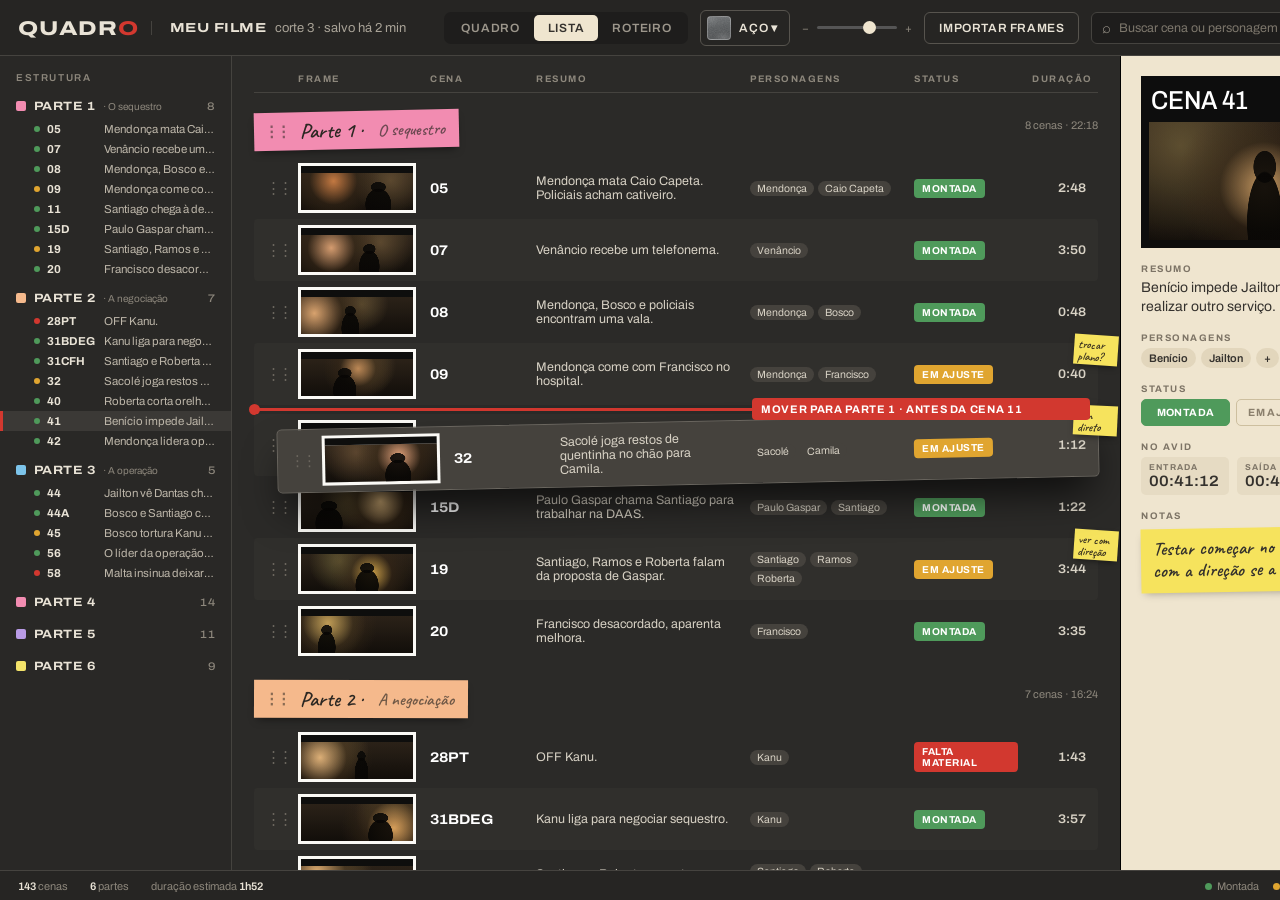
<file: docs/referencia-visual/lista.html>
<!doctype html><html><head><meta charset="utf-8"><style>
@font-face{font-family:Archivo;src:url(fontes/archivo-latin-wdth-normal.woff2) format("woff2");font-weight:100 900;font-stretch:62% 125%}
@font-face{font-family:Caveat;src:url(fontes/caveat-latin-600-normal.woff2)}
:root{--paper:#efe5cf;--ink:#34312d;--bg:#2e2d2b;--red:#d2382f;--line:#45433f}
*{box-sizing:border-box;margin:0;padding:0}
body{width:1440px;height:900px;background:var(--bg);font-family:Archivo;color:#e9e3d6;display:grid;grid-template-rows:56px 1fr 30px;grid-template-columns:232px 1fr 320px;overflow:hidden}
.top{grid-column:1/4;display:flex;align-items:center;gap:18px;padding:0 18px;border-bottom:1px solid var(--line);background:#262523}
.logo{font-stretch:125%;font-weight:800;font-size:20px;letter-spacing:.04em}
.logo span{color:var(--red)}
.proj{font-size:13px;color:#a9a397;border-left:1px solid var(--line);padding-left:18px}
.proj b{color:#e9e3d6;font-stretch:125%;font-weight:700;letter-spacing:.04em;margin-right:8px}
.seg{display:flex;margin-left:auto;background:#1e1d1c;border-radius:7px;padding:3px}
.seg div{padding:6px 14px;font-size:12px;font-weight:600;letter-spacing:.06em;color:#9c968b;border-radius:5px}
.seg .on{background:var(--paper);color:var(--ink)}
.btn{font-size:12px;font-weight:600;letter-spacing:.05em;padding:8px 14px;border-radius:6px;border:1px solid #57544e;color:#e9e3d6}
.btn.red{background:var(--red);border-color:var(--red);color:#fff}
.zoom{display:flex;align-items:center;gap:8px;font-size:11px;color:#8d877c}
.zoom i{display:block;width:80px;height:3px;background:#555;border-radius:2px;position:relative}
.zoom i:after{content:"";position:absolute;left:46px;top:-5px;width:13px;height:13px;border-radius:50%;background:var(--paper)}
/* outline */
.side{border-right:1px solid var(--line);padding:16px 0;overflow:hidden;background:#292826}
.side h3{font-size:10px;letter-spacing:.16em;color:#8d877c;padding:0 16px 10px;font-weight:600}
.op{margin-bottom:6px}
.oph{display:flex;align-items:center;gap:8px;padding:6px 16px;font-size:12px;font-weight:700;font-stretch:115%;letter-spacing:.04em}
.oph small{font-weight:400;color:#8d877c;font-stretch:100%;letter-spacing:0}
.oph em{margin-left:auto;font-style:normal;font-size:11px;color:#8d877c;font-weight:500}
.oph i{width:10px;height:10px;border-radius:2px}
.op ul{list-style:none}
.op li{display:flex;gap:7px;align-items:baseline;padding:4px 16px 4px 34px;font-size:11.5px;color:#bdb6a9;white-space:nowrap;overflow:hidden}
.op li i{width:6px;height:6px;border-radius:50%;flex:none;transform:translateY(-1px)}
.op li b{font-weight:700;color:#e9e3d6;min-width:50px}
.op li span{overflow:hidden;text-overflow:ellipsis}
.op li.on{background:#3b3936;box-shadow:inset 3px 0 var(--red)}
/* board */
.board{position:relative;overflow:hidden;padding:22px 24px;
 background:
  url("data:image/svg+xml;utf8,<svg xmlns='http://www.w3.org/2000/svg' width='300' height='300'><filter id='n'><feTurbulence type='fractalNoise' baseFrequency='.9' numOctaves='3' stitchTiles='stitch'/><feColorMatrix values='0 0 0 0 .5  0 0 0 0 .5  0 0 0 0 .5  0 0 0 .22 0'/></filter><rect width='300' height='300' filter='url(%23n)'/></svg>"),
  radial-gradient(ellipse 60% 40% at 70% 95%,rgba(255,255,255,.16),transparent 70%),
  radial-gradient(ellipse 50% 60% at 15% 10%,rgba(255,255,255,.08),transparent 70%),
  linear-gradient(170deg,#6d7072,#55585a 45%,#4a4c4e)}
body.cork .board{background:
  url("data:image/svg+xml;utf8,<svg xmlns='http://www.w3.org/2000/svg' width='200' height='200'><filter id='n'><feTurbulence type='fractalNoise' baseFrequency='.55' numOctaves='4'/><feColorMatrix values='0 0 0 0 .25  0 0 0 0 .15  0 0 0 0 .05  0 0 0 .55 0'/></filter><rect width='200' height='200' filter='url(%23n)'/></svg>"),
  linear-gradient(170deg,#b98a57,#a2743f)}
.row{display:flex;gap:16px;margin-bottom:26px}
.postit{flex:none;width:92px;height:88px;padding:8px 7px;color:#2b2722;box-shadow:0 6px 10px -4px rgba(0,0,0,.45);font-family:Caveat;line-height:1}
.postit b{display:block;font-size:19px;white-space:nowrap;font-weight:600}
.postit small{display:block;font-size:15px;margin-top:3px}
.postit em{display:block;font-size:13px;font-style:normal;opacity:.7;margin-top:5px}
.cards{display:flex;flex-wrap:wrap;gap:16px 14px;flex:1}
.card{position:relative;width:166px;background:#fbfaf6;padding:7px 7px 9px;box-shadow:0 1px 1px rgba(0,0,0,.25),0 8px 14px -6px rgba(0,0,0,.55)}
.card .hd{background:#0d0d0d;color:#fff;display:flex;align-items:flex-end;gap:6px;padding:4px 6px 3px;height:28px}
.card .hd b{font-size:13px;font-weight:500;font-stretch:90%;white-space:nowrap}
.card .hd span{font-size:6.6px;line-height:1.15;text-align:right;color:#cfcac0;flex:1;overflow:hidden;max-height:16px}
.card .fr{height:66px;filter:sepia(.25) contrast(1.05)}
.card .dot{position:absolute;right:9px;bottom:2px;width:6px;height:6px;border-radius:50%}
.card.sel{outline:3px solid var(--red);outline-offset:2px;z-index:2}
.card.sel{box-shadow:0 0 0 1px rgba(0,0,0,.2),0 18px 26px -8px rgba(0,0,0,.7)}
.mini{position:absolute;right:-12px;top:-12px;width:58px;height:46px;background:#f6e35d;font-family:Caveat;font-size:15px;line-height:1;padding:6px;color:#3a3220;box-shadow:0 4px 8px -3px rgba(0,0,0,.5)}
.ghost{width:166px;height:112px;border:2px dashed rgba(255,255,255,.35);display:grid;place-items:center;color:rgba(255,255,255,.6);font-size:12px;font-weight:600;letter-spacing:.06em}
/* inspector */
.insp{background:var(--paper);color:var(--ink);padding:20px 20px;overflow:hidden;border-left:1px solid #000}
.insp .big{background:#0d0d0d;padding:8px;}
.insp .big .hd{display:flex;justify-content:space-between;align-items:flex-end;color:#fff;padding:2px 2px 8px}
.insp .big .hd b{font-size:26px;font-weight:500;font-stretch:90%}
.insp .big .hd small{font-size:10px;color:#aaa;letter-spacing:.08em}
.insp .big .fr{height:118px;filter:sepia(.25)}
.lbl{font-size:9.5px;letter-spacing:.16em;font-weight:700;color:#7d7466;margin:16px 0 5px}
.val{font-size:14px;line-height:1.35}
.chips{display:flex;flex-wrap:wrap;gap:5px}
.chips span{font-size:11px;font-weight:600;background:#e2d6bc;padding:4px 8px;border-radius:20px}
.stat{display:flex;gap:6px}
.stat span{flex:1;text-align:center;font-size:10.5px;font-weight:700;letter-spacing:.04em;padding:7px 0;border:1.5px solid #cdbf9f;border-radius:5px;color:#8a7f6c}
.stat .on{background:#4f9a5b;border-color:#4f9a5b;color:#fff}
.tc{display:grid;grid-template-columns:1fr 1fr 1fr;gap:8px}
.tc div{background:#e6dbc3;border-radius:5px;padding:6px 8px}
.tc small{display:block;font-size:8.5px;letter-spacing:.14em;font-weight:700;color:#7d7466}
.tc b{font-size:15px;font-weight:600;font-stretch:110%;font-variant-numeric:tabular-nums}
.notes{font-family:Caveat;font-size:19px;line-height:1.15;background:#f6e35d;padding:10px 12px;transform:rotate(-1deg);box-shadow:0 4px 8px -4px rgba(0,0,0,.35);margin-top:6px}
.foot{grid-column:1/4;display:flex;gap:22px;align-items:center;padding:0 18px;font-size:11px;color:#8d877c;border-top:1px solid var(--line);background:#262523}
.foot b{color:#e9e3d6;font-weight:600}
.foot .lg{margin-left:auto;display:flex;gap:14px}
.foot .lg i{display:inline-block;width:7px;height:7px;border-radius:50%;margin-right:5px}
.m-aco{background:url("data:image/svg+xml;utf8,<svg xmlns='http://www.w3.org/2000/svg' width='300' height='300'><filter id='n'><feTurbulence type='fractalNoise' baseFrequency='.9' numOctaves='3' stitchTiles='stitch'/><feColorMatrix values='0 0 0 0 .5  0 0 0 0 .5  0 0 0 0 .5  0 0 0 .22 0'/></filter><rect width='300' height='300' filter='url(%23n)'/></svg>"),radial-gradient(ellipse 60% 40% at 70% 95%,rgba(255,255,255,.16),transparent 70%),radial-gradient(ellipse 50% 60% at 15% 10%,rgba(255,255,255,.08),transparent 70%),linear-gradient(170deg,#6d7072,#55585a 45%,#4a4c4e)!important}
.m-cork{background:url("data:image/svg+xml;utf8,<svg xmlns='http://www.w3.org/2000/svg' width='200' height='200'><filter id='n'><feTurbulence type='fractalNoise' baseFrequency='.55' numOctaves='4'/><feColorMatrix values='0 0 0 0 .25  0 0 0 0 .15  0 0 0 0 .05  0 0 0 .55 0'/></filter><rect width='200' height='200' filter='url(%23n)'/></svg>"),linear-gradient(170deg,#b98a57,#a2743f)!important}
.m-feltro{background:url("data:image/svg+xml;utf8,<svg xmlns='http://www.w3.org/2000/svg' width='200' height='200'><filter id='n'><feTurbulence type='fractalNoise' baseFrequency='1.6' numOctaves='2'/><feColorMatrix values='0 0 0 0 .9  0 0 0 0 .9  0 0 0 0 .9  0 0 0 .10 0'/></filter><rect width='200' height='200' filter='url(%23n)'/></svg>"),radial-gradient(ellipse 70% 60% at 40% 30%,rgba(255,255,255,.05),transparent),linear-gradient(170deg,#3e4c43,#323e37)!important}
.m-madeira{background:url("data:image/svg+xml;utf8,<svg xmlns='http://www.w3.org/2000/svg' width='600' height='300'><filter id='n'><feTurbulence type='fractalNoise' baseFrequency='.004 .09' numOctaves='4' seed='3'/><feColorMatrix values='0 0 0 0 .35  0 0 0 0 .2  0 0 0 0 .08  0 0 0 .55 0'/></filter><rect width='600' height='300' filter='url(%23n)'/></svg>"),linear-gradient(175deg,#caa171,#b98d5c)!important}
.m-lousa{background:url("data:image/svg+xml;utf8,<svg xmlns='http://www.w3.org/2000/svg' width='400' height='400'><filter id='n'><feTurbulence type='fractalNoise' baseFrequency='.012' numOctaves='3' seed='8'/><feColorMatrix values='0 0 0 0 1  0 0 0 0 1  0 0 0 0 1  0 0 0 .09 0'/></filter><rect width='400' height='400' filter='url(%23n)'/></svg>"),linear-gradient(170deg,#2f3532,#262b29)!important}
.m-liso{background:linear-gradient(170deg,#7b7772,#6e6a65)!important}
.matbtn{display:flex;align-items:center;gap:8px;font-size:12px;font-weight:600;letter-spacing:.05em;padding:5px 12px 5px 6px;border-radius:6px;border:1px solid #57544e}
.matbtn .sw{width:24px;height:24px;border-radius:4px;border:1px solid rgba(255,255,255,.25)}
.pop{position:absolute;top:62px;left:640px;z-index:20;background:#262523;border:1px solid #57544e;border-radius:10px;padding:14px;box-shadow:0 24px 50px rgba(0,0,0,.6);width:384px}
.pop h4{font-size:10px;letter-spacing:.16em;color:#8d877c;font-weight:600;margin-bottom:10px}
.pop .grid{display:grid;grid-template-columns:repeat(3,1fr);gap:10px}
.pop .t{font-size:11px;font-weight:600;letter-spacing:.04em;color:#cfc9bd}
.pop .t div{height:62px;border-radius:6px;margin-bottom:6px;border:1px solid rgba(255,255,255,.12);position:relative}
.pop .t div:after{content:"";position:absolute;left:14px;top:14px;width:46px;height:30px;background:#fbfaf6;box-shadow:0 4px 6px -2px rgba(0,0,0,.5);border-top:7px solid #0d0d0d;transform:rotate(-3deg)}
.pop .t.on div{outline:2px solid var(--red);outline-offset:2px}
.pop .t.on{color:#fff}
.pop .opt{display:flex;justify-content:space-between;align-items:center;margin-top:14px;padding-top:12px;border-top:1px solid #3d3b38;font-size:11.5px;color:#bdb6a9}
.tog{width:30px;height:17px;border-radius:9px;background:var(--red);position:relative}.tog:after{content:"";position:absolute;right:2px;top:2px;width:13px;height:13px;border-radius:50%;background:#fff}
.tog.off{background:#55524d}.tog.off:after{right:auto;left:2px}
.veil{position:absolute;inset:0;background:rgba(20,19,18,.62);z-index:15}
.modal{position:absolute;z-index:20;left:250px;top:110px;width:940px;background:var(--paper);color:var(--ink);border-radius:6px;box-shadow:0 30px 70px rgba(0,0,0,.7);padding:26px 28px}
.modal h2{font-stretch:125%;font-weight:800;font-size:22px;letter-spacing:.03em}
.modal .sub{font-size:13px;color:#6d6457;margin-top:4px}
.ways{display:grid;grid-template-columns:repeat(3,1fr);gap:14px;margin-top:20px}
.way{border:1.5px solid #cdbf9f;border-radius:6px;padding:16px;min-height:150px;position:relative}
.way.on{border-color:var(--ink);background:#f7f0de;box-shadow:inset 0 0 0 1.5px var(--ink)}
.way .n{font-stretch:125%;font-weight:800;font-size:28px;color:var(--red)}
.way b{display:block;font-stretch:120%;font-weight:700;font-size:14px;letter-spacing:.04em;margin:6px 0 6px}
.way p{font-size:12px;line-height:1.4;color:#5d5548}
.way .tag{position:absolute;right:12px;top:14px;font-size:9.5px;font-weight:700;letter-spacing:.12em;background:var(--ink);color:var(--paper);padding:3px 7px;border-radius:3px}
.cfg{display:grid;grid-template-columns:1.2fr 1fr;gap:26px;margin-top:20px;padding-top:18px;border-top:1.5px solid #ddd0b2}
.file{display:flex;align-items:center;gap:10px;background:#e6dbc3;border-radius:5px;padding:10px 12px;font-size:12.5px}
.file b{font-weight:700}
.file small{margin-left:auto;color:#7d7466}
.sl{margin-top:14px;font-size:11px;font-weight:700;letter-spacing:.12em;color:#7d7466}
.bar{height:4px;background:#d6c9ab;border-radius:2px;margin-top:10px;position:relative}
.bar i{position:absolute;left:0;top:0;bottom:0;width:62%;background:var(--ink);border-radius:2px}
.bar i:after{content:"";position:absolute;right:-7px;top:-5px;width:14px;height:14px;border-radius:50%;background:var(--ink)}
.rad{display:flex;gap:6px;margin-top:8px}
.rad span{font-size:11px;font-weight:700;padding:6px 10px;border:1.5px solid #cdbf9f;border-radius:5px;color:#7d7466}
.rad .on{background:var(--ink);border-color:var(--ink);color:var(--paper)}
.strip{display:grid;grid-template-columns:repeat(4,1fr);gap:6px}
.strip div{height:46px;border:3px solid #fff;border-top-width:7px;border-top-color:#0d0d0d;box-shadow:0 2px 4px rgba(0,0,0,.2)}
.found{font-stretch:125%;font-weight:800;font-size:38px;line-height:1}
.found small{display:block;font-size:11px;font-stretch:100%;font-weight:600;letter-spacing:.06em;color:#7d7466;margin-top:4px}
.act{display:flex;justify-content:flex-end;gap:10px;margin-top:22px}
.act span{font-size:12px;font-weight:700;letter-spacing:.06em;padding:10px 18px;border-radius:5px;border:1.5px solid #bdb092}
.act .go{background:var(--red);border-color:var(--red);color:#fff}
@font-face{font-family:Courier Prime;src:url(fontes/courier-prime-latin-400-normal.woff2)}
@font-face{font-family:Courier Prime;font-weight:700;src:url(fontes/courier-prime-latin-700-normal.woff2)}
.m-feltro{background:url("data:image/svg+xml;utf8,<svg xmlns='http://www.w3.org/2000/svg' width='240' height='240'><filter id='f'><feTurbulence type='fractalNoise' baseFrequency='2.2 .9' numOctaves='2' seed='4'/><feColorMatrix values='0 0 0 0 1  0 0 0 0 1  0 0 0 0 1  0 0 0 .5 -.15'/></filter><rect width='240' height='240' filter='url(%23f)'/></svg>"),url("data:image/svg+xml;utf8,<svg xmlns='http://www.w3.org/2000/svg' width='500' height='500'><filter id='b'><feTurbulence type='fractalNoise' baseFrequency='.018' numOctaves='3' seed='2'/><feColorMatrix values='0 0 0 0 0  0 0 0 0 0  0 0 0 0 0  0 0 0 .45 0'/></filter><rect width='500' height='500' filter='url(%23b)'/></svg>"),linear-gradient(170deg,#3d4656,#323a48)!important}
.m-kraft{background:url("data:image/svg+xml;utf8,<svg xmlns='http://www.w3.org/2000/svg' width='400' height='400'><filter id='k'><feTurbulence type='fractalNoise' baseFrequency='.9 .06' numOctaves='3' seed='5'/><feColorMatrix values='0 0 0 0 .35  0 0 0 0 .22  0 0 0 0 .1  0 0 0 .35 0'/></filter><filter id='s'><feTurbulence type='fractalNoise' baseFrequency='.8' numOctaves='1' seed='9'/><feColorMatrix values='0 0 0 0 .2  0 0 0 0 .12  0 0 0 0 .05  0 0 0 2.2 -1.35'/></filter><rect width='400' height='400' filter='url(%23k)'/><rect width='400' height='400' filter='url(%23s)'/></svg>"),radial-gradient(ellipse 80% 60% at 50% 40%,rgba(255,240,210,.12),transparent),linear-gradient(170deg,#d6b98d,#c9a877)!important}
.pop{width:500px;left:560px}.pop .grid{grid-template-columns:repeat(4,1fr)}
.pop .t div{height:56px}.pop .t div:after{left:12px;top:12px;width:40px;height:26px}
/* lista */
.list{background:#2b2a28;overflow:hidden;padding:18px 22px}
.lh{display:grid;grid-template-columns:118px 92px 1fr 150px 104px 64px;gap:14px;font-size:9.5px;letter-spacing:.16em;font-weight:700;color:#8d877c;padding:0 12px 8px;border-bottom:1px solid #45433f}
.lp{display:flex;align-items:center;gap:10px;margin:16px 0 6px;font-stretch:120%;font-weight:800;font-size:13px;letter-spacing:.05em}
.lp i{width:16px;height:16px;border-radius:2px;transform:rotate(-4deg)}
.lp small{font-stretch:100%;font-weight:400;color:#8d877c;letter-spacing:0;font-size:12px}
.lp em{margin-left:auto;font-style:normal;font-size:11px;color:#8d877c;font-weight:500;letter-spacing:0}
.lr{display:grid;grid-template-columns:118px 92px 1fr 150px 104px 64px;gap:14px;align-items:center;padding:6px 12px;border-radius:4px;font-size:12.5px;color:#d8d2c5}
.lr:nth-child(even){background:#302f2c}
.lr.on{background:#3d3a36;box-shadow:inset 3px 0 var(--red)}
.th{height:50px;background:#fbfaf6;padding:3px}
.th div{height:100%;border-top:7px solid #0d0d0d;filter:sepia(.25)}
.lr .n{font-stretch:110%;font-weight:700;font-size:14px;color:#fff}
.lr .ch{display:flex;gap:4px;flex-wrap:wrap}.lr .ch span{font-size:10.5px;background:#45423d;padding:2px 7px;border-radius:10px;color:#d8d2c5}
.pill{font-size:10px;font-weight:700;letter-spacing:.05em;padding:4px 8px;border-radius:4px;color:#fff;justify-self:start}
.lr .du{font-variant-numeric:tabular-nums;font-stretch:110%;font-weight:600;text-align:right}
.drag{color:#6b665e;font-size:14px;letter-spacing:-2px}
/* roteiro */
.script{background:#2b2a28;overflow:hidden;position:relative;display:flex;justify-content:center;padding-top:26px}
.stb{position:absolute;top:14px;left:22px;right:22px;display:flex;align-items:center;gap:10px;font-size:11px;color:#8d877c}
.stb .btn{padding:6px 11px;font-size:11px}
.sheet{width:600px;background:#fbf8f0;color:#1e1c1a;font-family:'Courier Prime';font-size:13.5px;line-height:1.45;padding:56px 70px 40px 96px;box-shadow:0 20px 40px rgba(0,0,0,.5);margin-top:34px;position:relative}
.sc{position:relative;margin-bottom:22px}
.sc.on:before{content:"";position:absolute;left:-26px;top:-6px;bottom:-6px;width:3px;background:var(--red)}
.sc.dim{opacity:.45}
.sh{font-weight:700;text-transform:uppercase;margin-bottom:12px}
.mc{position:absolute;left:-170px;top:-4px;width:120px;background:#fbfaf6;padding:4px;box-shadow:0 6px 12px -4px rgba(0,0,0,.6);font-family:Archivo}
.mc b{display:block;background:#0d0d0d;color:#fff;font-size:10.5px;font-weight:500;padding:3px 5px}
.mc div{height:46px;filter:sepia(.25)}
.ch2{margin-left:150px;margin-top:10px}
.par{margin-left:110px;font-size:12.5px}
.dl{margin-left:70px;margin-right:60px}
.pg{position:absolute;right:20px;top:18px;font-size:12px}
.lh,.lr{grid-template-columns:18px 118px 92px 1fr 150px 104px 54px!important}
.hd2{color:#6b665e;font-size:15px;letter-spacing:-3px;cursor:grab}
.lp{font-family:Caveat;font-stretch:100%;font-weight:600;font-size:21px;letter-spacing:0;color:#2b2722;display:inline-flex;padding:6px 14px 6px 10px;box-shadow:0 5px 9px -4px rgba(0,0,0,.5);margin:18px 0 8px}
.lp small{color:#2b2722aa;font-size:17px;font-weight:400}
.lp .hd2{color:#2b272288;font-family:Archivo;margin-right:2px}
.lpw{display:flex;align-items:center}
.lpw em{margin-left:auto;font-style:normal;font-size:11px;color:#8d877c}
.lr{position:relative}
.nt{position:absolute;right:-6px;top:4px;width:44px;height:30px;background:#f6e35d;font-family:Caveat;font-size:12px;line-height:1;padding:4px;color:#3a3220;box-shadow:0 3px 6px -2px rgba(0,0,0,.5);transform:rotate(4deg)}
.lr.ghost2{opacity:.25}
.lr.lift{position:absolute;z-index:9;width:820px;left:46px;background:#45423d;box-shadow:0 22px 40px -8px rgba(0,0,0,.75);transform:rotate(-1.2deg);outline:1px solid #6a665f}
.ins{height:3px;background:var(--red);border-radius:2px;margin:3px 0;position:relative}
.ins:before{content:"";position:absolute;left:-5px;top:-4px;width:11px;height:11px;border-radius:50%;background:var(--red)}
.tipd{position:absolute;z-index:10;left:520px;font-size:11px;font-weight:700;letter-spacing:.06em;background:var(--red);color:#fff;padding:5px 9px;border-radius:4px}
.ro{font-size:10px;font-weight:700;letter-spacing:.12em;border:1px solid #57544e;color:#9c968b;padding:4px 8px;border-radius:4px}
.lh,.lr{grid-template-columns:18px 118px 92px 1fr 150px 104px 54px!important}
.hd2{color:#6b665e;font-size:15px;letter-spacing:-3px;cursor:grab}
.lp{font-family:Caveat;font-stretch:100%;font-weight:600;font-size:21px;letter-spacing:0;color:#2b2722;display:inline-flex;padding:6px 14px 6px 10px;box-shadow:0 5px 9px -4px rgba(0,0,0,.5);margin:18px 0 8px}
.lp small{color:#2b2722aa;font-size:17px;font-weight:400}
.lp .hd2{color:#2b272288;font-family:Archivo;margin-right:2px}
.lpw{display:flex;align-items:center}
.lpw em{margin-left:auto;font-style:normal;font-size:11px;color:#8d877c}
.lr{position:relative}
.nt{position:absolute;right:-6px;top:4px;width:44px;height:30px;background:#f6e35d;font-family:Caveat;font-size:12px;line-height:1;padding:4px;color:#3a3220;box-shadow:0 3px 6px -2px rgba(0,0,0,.5);transform:rotate(4deg)}
.lr.ghost2{opacity:.25}
.lr.lift{position:absolute;z-index:9;width:820px;left:46px;background:#45423d;box-shadow:0 22px 40px -8px rgba(0,0,0,.75);transform:rotate(-1.2deg);outline:1px solid #6a665f}
.ins{height:3px;background:var(--red);border-radius:2px;margin:3px 0;position:relative}
.ins:before{content:"";position:absolute;left:-5px;top:-4px;width:11px;height:11px;border-radius:50%;background:var(--red)}
.tipd{position:absolute;z-index:10;left:520px;font-size:11px;font-weight:700;letter-spacing:.06em;background:var(--red);color:#fff;padding:5px 9px;border-radius:4px}
.ro{font-size:10px;font-weight:700;letter-spacing:.12em;border:1px solid #57544e;color:#9c968b;padding:4px 8px;border-radius:4px}
.lh,.lr{grid-template-columns:18px 118px 92px 1fr 150px 104px 54px!important}
.hd2{color:#6b665e;font-size:15px;letter-spacing:-3px;cursor:grab}
.lp{font-family:Caveat;font-stretch:100%;font-weight:600;font-size:21px;letter-spacing:0;color:#2b2722;display:inline-flex;padding:6px 14px 6px 10px;box-shadow:0 5px 9px -4px rgba(0,0,0,.5);margin:18px 0 8px}
.lp small{color:#2b2722aa;font-size:17px;font-weight:400}
.lp .hd2{color:#2b272288;font-family:Archivo;margin-right:2px}
.lpw{display:flex;align-items:center}
.lpw em{margin-left:auto;font-style:normal;font-size:11px;color:#8d877c}
.lr{position:relative}
.nt{position:absolute;right:-20px;top:-8px;width:44px;height:30px;background:#f6e35d;font-family:Caveat;font-size:12px;line-height:1;padding:4px;color:#3a3220;box-shadow:0 3px 6px -2px rgba(0,0,0,.5);transform:rotate(4deg)}
.lr.ghost2{opacity:.25}
.lr.lift{position:absolute;z-index:9;width:820px;left:46px;background:#45423d;box-shadow:0 22px 40px -8px rgba(0,0,0,.75);transform:rotate(-1.2deg);outline:1px solid #6a665f}
.ins{height:3px;background:var(--red);border-radius:2px;margin:3px 0;position:relative}
.ins:before{content:"";position:absolute;left:-5px;top:-4px;width:11px;height:11px;border-radius:50%;background:var(--red)}
.tipd{position:absolute;z-index:10;right:30px;font-size:11px;font-weight:700;letter-spacing:.06em;background:var(--red);color:#fff;padding:5px 9px;border-radius:4px}
.ro{font-size:10px;font-weight:700;letter-spacing:.12em;border:1px solid #57544e;color:#9c968b;padding:4px 8px;border-radius:4px}
.add{width:44px;height:112px;border:2px dashed rgba(255,255,255,.4);border-radius:3px;display:grid;place-items:center;color:rgba(255,255,255,.75);font-size:26px;font-weight:300;align-self:center}
.add.hov{background:rgba(255,255,255,.12)}
.addp{width:92px;height:70px;border:2px dashed rgba(255,255,255,.4);display:grid;place-items:center;font-family:Caveat;font-size:20px;color:rgba(255,255,255,.8);transform:rotate(-2deg)}
.search{display:flex;align-items:center;gap:8px;width:250px;background:#1e1d1c;border:1px solid #45433f;border-radius:6px;padding:7px 10px;font-size:12.5px;color:#7d776c}
.search span{font-size:15px;color:#9c968b}.search kbd{margin-left:auto;font-family:Archivo;font-size:10px;border:1px solid #45433f;border-radius:3px;padding:1px 5px}
.search.on{border-color:var(--paper);color:#fff}.search.on span{color:var(--paper)}
.card.miss{opacity:.22;filter:grayscale(1)}
.card.hit{box-shadow:0 0 0 3px #f6e35d,0 10px 18px -6px rgba(0,0,0,.6)}
.card.sel.hit{box-shadow:0 0 0 3px #f6e35d,0 18px 26px -8px rgba(0,0,0,.7)}
.op li.miss{opacity:.3}
.sdrop{position:absolute;z-index:20;top:62px;right:180px;width:420px;background:#262523;border:1px solid #57544e;border-radius:10px;padding:14px 16px;box-shadow:0 24px 50px rgba(0,0,0,.6);font-size:12px;color:#cfc9bd}
.sdrop h4{font-size:9.5px;letter-spacing:.16em;color:#8d877c;font-weight:600;margin:12px 0 7px}
.sdrop h4:first-child{margin-top:0}
.fc{display:flex;flex-wrap:wrap;gap:6px}.fc span{font-size:11px;font-weight:600;padding:5px 10px;border-radius:14px;border:1px solid #57544e}
.fc .on{background:var(--paper);color:var(--ink);border-color:var(--paper)}
.fc i{display:inline-block;width:7px;height:7px;border-radius:50%;margin-right:6px}
.res{display:flex;justify-content:space-between;align-items:center;margin-top:14px;padding-top:12px;border-top:1px solid #3d3b38}
.res b{font-stretch:125%;font-weight:800;font-size:20px;color:#fff}
.res em{font-style:normal;font-size:11px;color:#8d877c}
.tipadd{position:absolute;z-index:10;font-size:11px;font-weight:700;letter-spacing:.05em;background:var(--paper);color:var(--ink);padding:5px 9px;border-radius:4px;box-shadow:0 6px 12px rgba(0,0,0,.4)}
.top>*{flex-shrink:0;white-space:nowrap}.proj{flex-shrink:1;overflow:hidden;text-overflow:ellipsis}.top{gap:12px}.search{width:240px;overflow:hidden}
.card{width:156px!important}.cards{gap:16px 12px!important}.add{width:40px}
.lh,.lr{grid-template-columns:18px 118px 92px 1fr 150px 104px 54px!important}
.hd2{color:#6b665e;font-size:15px;letter-spacing:-3px;cursor:grab}
.lp{font-family:Caveat;font-stretch:100%;font-weight:600;font-size:21px;letter-spacing:0;color:#2b2722;display:inline-flex;padding:6px 14px 6px 10px;box-shadow:0 5px 9px -4px rgba(0,0,0,.5);margin:18px 0 8px}
.lp small{color:#2b2722aa;font-size:17px;font-weight:400}
.lp .hd2{color:#2b272288;font-family:Archivo;margin-right:2px}
.lpw{display:flex;align-items:center}
.lpw em{margin-left:auto;font-style:normal;font-size:11px;color:#8d877c}
.lr{position:relative}
.nt{position:absolute;right:-20px;top:-8px;width:44px;height:30px;background:#f6e35d;font-family:Caveat;font-size:12px;line-height:1;padding:4px;color:#3a3220;box-shadow:0 3px 6px -2px rgba(0,0,0,.5);transform:rotate(4deg)}
.lr.ghost2{opacity:.25}
.lr.lift{position:absolute;z-index:9;width:820px;left:46px;background:#45423d;box-shadow:0 22px 40px -8px rgba(0,0,0,.75);transform:rotate(-1.2deg);outline:1px solid #6a665f}
.ins{height:3px;background:var(--red);border-radius:2px;margin:3px 0;position:relative}
.ins:before{content:"";position:absolute;left:-5px;top:-4px;width:11px;height:11px;border-radius:50%;background:var(--red)}
.tipd{position:absolute;z-index:10;right:30px;font-size:11px;font-weight:700;letter-spacing:.06em;background:var(--red);color:#fff;padding:5px 9px;border-radius:4px}
.ro{font-size:10px;font-weight:700;letter-spacing:.12em;border:1px solid #57544e;color:#9c968b;padding:4px 8px;border-radius:4px}
</style></head><body style="position:relative">
<header class="top">
 <div class="logo">QUADR<span>O</span></div>
 <div class="proj"><b>MEU FILME</b>corte 3 · salvo há 2 min</div>
 <div class="seg"><div>QUADRO</div><div class="on">LISTA</div><div>ROTEIRO</div></div>
 <div class="matbtn"><i class="sw m-aco"></i>AÇO ▾</div>
 <div class="zoom">−<i></i>+</div>
 <div class="btn">IMPORTAR FRAMES</div>
 <div class="search"><span>⌕</span>Buscar cena ou personagem<kbd>⌘F</kbd></div>
 <div class="btn red">+ CENA</div>
</header>
<aside class="side"><h3>ESTRUTURA</h3><div class="op"><div class="oph"><i style="background:#f28cb1"></i>PARTE 1 <small>· O sequestro</small><em>8</em></div><ul><li class=""><i style="background:#4f9a5b"></i><b>05</b><span>Mendonça mata Caio Capeta. Policiais acham cativeiro.</span></li><li class=""><i style="background:#4f9a5b"></i><b>07</b><span>Venâncio recebe um telefonema.</span></li><li class=""><i style="background:#4f9a5b"></i><b>08</b><span>Mendonça, Bosco e policiais encontram uma vala.</span></li><li class=""><i style="background:#e0a530"></i><b>09</b><span>Mendonça come com Francisco no hospital.</span></li><li class=""><i style="background:#4f9a5b"></i><b>11</b><span>Santiago chega à delegacia.</span></li><li class=""><i style="background:#4f9a5b"></i><b>15D</b><span>Paulo Gaspar chama Santiago para trabalhar na DAAS.</span></li><li class=""><i style="background:#e0a530"></i><b>19</b><span>Santiago, Ramos e Roberta falam da proposta de Gaspar.</span></li><li class=""><i style="background:#4f9a5b"></i><b>20</b><span>Francisco desacordado, aparenta melhora.</span></li></ul></div><div class="op"><div class="oph"><i style="background:#f5b98c"></i>PARTE 2 <small>· A negociação</small><em>7</em></div><ul><li class=""><i style="background:#d2382f"></i><b>28PT</b><span>OFF Kanu.</span></li><li class=""><i style="background:#4f9a5b"></i><b>31BDEG</b><span>Kanu liga para negociar sequestro.</span></li><li class=""><i style="background:#4f9a5b"></i><b>31CFH</b><span>Santiago e Roberta encontram Kanu.</span></li><li class=""><i style="background:#e0a530"></i><b>32</b><span>Sacolé joga restos de quentinha no chão para Camila.</span></li><li class=""><i style="background:#4f9a5b"></i><b>40</b><span>Roberta corta orelhões com alicate.</span></li><li class="on"><i style="background:#4f9a5b"></i><b>41</b><span>Benício impede Jailton ir na operação para realizar outro serviço.</span></li><li class=""><i style="background:#4f9a5b"></i><b>42</b><span>Mendonça lidera operação. Santiago negocia com Serginho.</span></li></ul></div><div class="op"><div class="oph"><i style="background:#7cc4ea"></i>PARTE 3 <small>· A operação</small><em>5</em></div><ul><li class=""><i style="background:#4f9a5b"></i><b>44</b><span>Jailton vê Dantas chegar.</span></li><li class=""><i style="background:#4f9a5b"></i><b>44A</b><span>Bosco e Santiago conduzem Kanu.</span></li><li class=""><i style="background:#e0a530"></i><b>45</b><span>Bosco tortura Kanu e é observado por Santiago.</span></li><li class=""><i style="background:#4f9a5b"></i><b>56</b><span>O líder da operação no cativeiro é Dantas.</span></li><li class=""><i style="background:#d2382f"></i><b>58</b><span>Malta insinua deixar Benício liderar a operação.</span></li></ul></div><div class="op closed"><div class="oph"><i style="background:#f28cb1"></i>PARTE 4<em>14</em></div></div><div class="op closed"><div class="oph"><i style="background:#b99be6"></i>PARTE 5<em>11</em></div></div><div class="op closed"><div class="oph"><i style="background:#f3e36a"></i>PARTE 6<em>9</em></div></div></aside>
<main class="list" style="position:relative"><div class="lh"><span></span><span>FRAME</span><span>CENA</span><span>RESUMO</span><span>PERSONAGENS</span><span>STATUS</span><span>DURAÇÃO</span></div><div class="lpw"><div class="lp" style="background:#f28cb1;transform:rotate(-1.2deg)"><span class="hd2">⋮⋮</span>Parte 1 ·&nbsp;<small>O sequestro</small></div><em>8 cenas · 22:18</em></div><div class="lr"><span class="hd2">⋮⋮</span><div class="th"><div style="background:radial-gradient(ellipse 19% 70% at 69% 85%, rgba(8,6,4,.92) 60%, transparent 62%),radial-gradient(ellipse 11% 22% at 69% 38%, rgba(10,8,6,.9) 60%, transparent 63%),radial-gradient(circle at 29% 22%, hsl(24,62%,49%) 0%, rgba(60,40,20,.5) 28%, transparent 55%),radial-gradient(circle at 80% 20%, hsla(34,40%,40%,.5) 0%, transparent 40%),linear-gradient(180deg,#2a2016,#120d09)"></div></div><span class="n">05</span><span>Mendonça mata Caio Capeta. Policiais acham cativeiro.</span><span class="ch"><span>Mendonça</span><span>Caio Capeta</span></span><span class="pill" style="background:#4f9a5b">MONTADA</span><span class="du">2:48</span></div><div class="lr"><span class="hd2">⋮⋮</span><div class="th"><div style="background:radial-gradient(ellipse 15% 70% at 61% 85%, rgba(8,6,4,.92) 60%, transparent 62%),radial-gradient(ellipse 9% 22% at 61% 38%, rgba(10,8,6,.9) 60%, transparent 63%),radial-gradient(circle at 27% 35%, hsl(24,57%,61%) 0%, rgba(60,40,20,.5) 28%, transparent 55%),radial-gradient(circle at 71% 20%, hsla(34,40%,40%,.5) 0%, transparent 40%),linear-gradient(180deg,#2a2016,#120d09)"></div></div><span class="n">07</span><span>Venâncio recebe um telefonema.</span><span class="ch"><span>Venâncio</span></span><span class="pill" style="background:#4f9a5b">MONTADA</span><span class="du">3:50</span></div><div class="lr"><span class="hd2">⋮⋮</span><div class="th"><div style="background:radial-gradient(ellipse 13% 70% at 44% 85%, rgba(8,6,4,.92) 60%, transparent 62%),radial-gradient(ellipse 8% 22% at 44% 38%, rgba(10,8,6,.9) 60%, transparent 63%),radial-gradient(circle at 12% 44%, hsl(28,60%,61%) 0%, rgba(60,40,20,.5) 28%, transparent 55%),radial-gradient(circle at 54% 20%, hsla(38,40%,40%,.5) 0%, transparent 40%),linear-gradient(180deg,#2a2016,#120d09)"></div></div><span class="n">08</span><span>Mendonça, Bosco e policiais encontram uma vala.</span><span class="ch"><span>Mendonça</span><span>Bosco</span></span><span class="pill" style="background:#4f9a5b">MONTADA</span><span class="du">0:48</span></div><div class="lr"><span class="hd2">⋮⋮</span><div class="th"><div style="background:radial-gradient(ellipse 17% 70% at 39% 85%, rgba(8,6,4,.92) 60%, transparent 62%),radial-gradient(ellipse 10% 22% at 39% 38%, rgba(10,8,6,.9) 60%, transparent 63%),radial-gradient(circle at 51% 26%, hsl(28,47%,51%) 0%, rgba(60,40,20,.5) 28%, transparent 55%),radial-gradient(circle at 59% 20%, hsla(38,40%,40%,.5) 0%, transparent 40%),linear-gradient(180deg,#2a2016,#120d09)"></div></div><span class="n">09</span><span>Mendonça come com Francisco no hospital.</span><span class="ch"><span>Mendonça</span><span>Francisco</span></span><span class="pill" style="background:#e0a530">EM AJUSTE</span><span class="du">0:40</span><div class="nt">trocar plano?</div></div><div class="ins"></div><div class="lr"><span class="hd2">⋮⋮</span><div class="th"><div style="background:radial-gradient(ellipse 10% 70% at 43% 85%, rgba(8,6,4,.92) 60%, transparent 62%),radial-gradient(ellipse 6% 22% at 43% 38%, rgba(10,8,6,.9) 60%, transparent 63%),radial-gradient(circle at 75% 51%, hsl(36,51%,64%) 0%, rgba(60,40,20,.5) 28%, transparent 55%),radial-gradient(circle at 10% 20%, hsla(46,40%,40%,.5) 0%, transparent 40%),linear-gradient(180deg,#2a2016,#120d09)"></div></div><span class="n">11</span><span>Santiago chega à delegacia.</span><span class="ch"><span>Santiago</span></span><span class="pill" style="background:#4f9a5b">MONTADA</span><span class="du">2:45</span></div><div class="lr"><span class="hd2">⋮⋮</span><div class="th"><div style="background:radial-gradient(ellipse 20% 70% at 25% 85%, rgba(8,6,4,.92) 60%, transparent 62%),radial-gradient(ellipse 12% 22% at 25% 38%, rgba(10,8,6,.9) 60%, transparent 63%),radial-gradient(circle at 71% 25%, hsl(36,52%,62%) 0%, rgba(60,40,20,.5) 28%, transparent 55%),radial-gradient(circle at 43% 20%, hsla(46,40%,40%,.5) 0%, transparent 40%),linear-gradient(180deg,#2a2016,#120d09)"></div></div><span class="n">15D</span><span>Paulo Gaspar chama Santiago para trabalhar na DAAS.</span><span class="ch"><span>Paulo Gaspar</span><span>Santiago</span></span><span class="pill" style="background:#4f9a5b">MONTADA</span><span class="du">1:22</span></div><div class="lr"><span class="hd2">⋮⋮</span><div class="th"><div style="background:radial-gradient(ellipse 17% 70% at 59% 85%, rgba(8,6,4,.92) 60%, transparent 62%),radial-gradient(ellipse 10% 22% at 59% 38%, rgba(10,8,6,.9) 60%, transparent 63%),radial-gradient(circle at 63% 53%, hsl(40,61%,50%) 0%, rgba(60,40,20,.5) 28%, transparent 55%),radial-gradient(circle at 35% 20%, hsla(50,40%,40%,.5) 0%, transparent 40%),linear-gradient(180deg,#2a2016,#120d09)"></div></div><span class="n">19</span><span>Santiago, Ramos e Roberta falam da proposta de Gaspar.</span><span class="ch"><span>Santiago</span><span>Ramos</span><span>Roberta</span></span><span class="pill" style="background:#e0a530">EM AJUSTE</span><span class="du">3:44</span><div class="nt">ver com direção</div></div><div class="lr"><span class="hd2">⋮⋮</span><div class="th"><div style="background:radial-gradient(ellipse 13% 70% at 23% 85%, rgba(8,6,4,.92) 60%, transparent 62%),radial-gradient(ellipse 8% 22% at 23% 38%, rgba(10,8,6,.9) 60%, transparent 63%),radial-gradient(circle at 24% 19%, hsl(40,47%,50%) 0%, rgba(60,40,20,.5) 28%, transparent 55%),radial-gradient(circle at 27% 20%, hsla(50,40%,40%,.5) 0%, transparent 40%),linear-gradient(180deg,#2a2016,#120d09)"></div></div><span class="n">20</span><span>Francisco desacordado, aparenta melhora.</span><span class="ch"><span>Francisco</span></span><span class="pill" style="background:#4f9a5b">MONTADA</span><span class="du">3:35</span></div><div class="lpw"><div class="lp" style="background:#f5b98c;transform:rotate(0.2deg)"><span class="hd2">⋮⋮</span>Parte 2 ·&nbsp;<small>A negociação</small></div><em>7 cenas · 16:24</em></div><div class="lr"><span class="hd2">⋮⋮</span><div class="th"><div style="background:radial-gradient(ellipse 10% 70% at 54% 85%, rgba(8,6,4,.92) 60%, transparent 62%),radial-gradient(ellipse 6% 22% at 54% 38%, rgba(10,8,6,.9) 60%, transparent 63%),radial-gradient(circle at 17% 42%, hsl(32,59%,63%) 0%, rgba(60,40,20,.5) 28%, transparent 55%),radial-gradient(circle at 31% 20%, hsla(42,40%,40%,.5) 0%, transparent 40%),linear-gradient(180deg,#2a2016,#120d09)"></div></div><span class="n">28PT</span><span>OFF Kanu.</span><span class="ch"><span>Kanu</span></span><span class="pill" style="background:#d2382f">FALTA MATERIAL</span><span class="du">1:43</span></div><div class="lr"><span class="hd2">⋮⋮</span><div class="th"><div style="background:radial-gradient(ellipse 18% 70% at 71% 85%, rgba(8,6,4,.92) 60%, transparent 62%),radial-gradient(ellipse 11% 22% at 71% 38%, rgba(10,8,6,.9) 60%, transparent 63%),radial-gradient(circle at 83% 65%, hsl(32,64%,56%) 0%, rgba(60,40,20,.5) 28%, transparent 55%),radial-gradient(circle at 83% 20%, hsla(42,40%,40%,.5) 0%, transparent 40%),linear-gradient(180deg,#2a2016,#120d09)"></div></div><span class="n">31BDEG</span><span>Kanu liga para negociar sequestro.</span><span class="ch"><span>Kanu</span></span><span class="pill" style="background:#4f9a5b">MONTADA</span><span class="du">3:57</span></div><div class="lr"><span class="hd2">⋮⋮</span><div class="th"><div style="background:radial-gradient(ellipse 11% 70% at 23% 85%, rgba(8,6,4,.92) 60%, transparent 62%),radial-gradient(ellipse 7% 22% at 23% 38%, rgba(10,8,6,.9) 60%, transparent 63%),radial-gradient(circle at 14% 16%, hsl(32,63%,62%) 0%, rgba(60,40,20,.5) 28%, transparent 55%),radial-gradient(circle at 36% 20%, hsla(42,40%,40%,.5) 0%, transparent 40%),linear-gradient(180deg,#2a2016,#120d09)"></div></div><span class="n">31CFH</span><span>Santiago e Roberta encontram Kanu.</span><span class="ch"><span>Santiago</span><span>Roberta</span><span>Kanu</span></span><span class="pill" style="background:#4f9a5b">MONTADA</span><span class="du">0:52</span></div><div class="lr ghost2"><span class="hd2">⋮⋮</span><div class="th"><div style="background:radial-gradient(ellipse 19% 70% at 65% 85%, rgba(8,6,4,.92) 60%, transparent 62%),radial-gradient(ellipse 11% 22% at 65% 38%, rgba(10,8,6,.9) 60%, transparent 63%),radial-gradient(circle at 66% 32%, hsl(20,66%,66%) 0%, rgba(60,40,20,.5) 28%, transparent 55%),radial-gradient(circle at 28% 20%, hsla(30,40%,40%,.5) 0%, transparent 40%),linear-gradient(180deg,#2a2016,#120d09)"></div></div><span class="n">32</span><span>Sacolé joga restos de quentinha no chão para Camila.</span><span class="ch"><span>Sacolé</span><span>Camila</span></span><span class="pill" style="background:#e0a530">EM AJUSTE</span><span class="du">0:20</span><div class="nt">som direto</div></div><div class="lr"><span class="hd2">⋮⋮</span><div class="th"><div style="background:radial-gradient(ellipse 14% 70% at 43% 85%, rgba(8,6,4,.92) 60%, transparent 62%),radial-gradient(ellipse 8% 22% at 43% 38%, rgba(10,8,6,.9) 60%, transparent 63%),radial-gradient(circle at 32% 45%, hsl(20,55%,63%) 0%, rgba(60,40,20,.5) 28%, transparent 55%),radial-gradient(circle at 53% 20%, hsla(30,40%,40%,.5) 0%, transparent 40%),linear-gradient(180deg,#2a2016,#120d09)"></div></div><span class="n">40</span><span>Roberta corta orelhões com alicate.</span><span class="ch"><span>Roberta</span><span>Ramos</span><span>Santiago</span></span><span class="pill" style="background:#4f9a5b">MONTADA</span><span class="du">0:29</span></div><div class="lr on"><span class="hd2">⋮⋮</span><div class="th"><div style="background:radial-gradient(ellipse 11% 70% at 44% 85%, rgba(8,6,4,.92) 60%, transparent 62%),radial-gradient(ellipse 7% 22% at 44% 38%, rgba(10,8,6,.9) 60%, transparent 63%),radial-gradient(circle at 44% 55%, hsl(32,52%,56%) 0%, rgba(60,40,20,.5) 28%, transparent 55%),radial-gradient(circle at 12% 20%, hsla(42,40%,40%,.5) 0%, transparent 40%),linear-gradient(180deg,#2a2016,#120d09)"></div></div><span class="n">41</span><span>Benício impede Jailton ir na operação para realizar outro serviço.</span><span class="ch"><span>Benício</span><span>Jailton</span></span><span class="pill" style="background:#4f9a5b">MONTADA</span><span class="du">0:27</span></div><div class="lr"><span class="hd2">⋮⋮</span><div class="th"><div style="background:radial-gradient(ellipse 10% 70% at 26% 85%, rgba(8,6,4,.92) 60%, transparent 62%),radial-gradient(ellipse 6% 22% at 26% 38%, rgba(10,8,6,.9) 60%, transparent 63%),radial-gradient(circle at 68% 55%, hsl(24,48%,62%) 0%, rgba(60,40,20,.5) 28%, transparent 55%),radial-gradient(circle at 46% 20%, hsla(34,40%,40%,.5) 0%, transparent 40%),linear-gradient(180deg,#2a2016,#120d09)"></div></div><span class="n">42</span><span>Mendonça lidera operação. Santiago negocia com Serginho.</span><span class="ch"><span>Mendonça</span><span>Santiago</span><span>Serginho</span></span><span class="pill" style="background:#4f9a5b">MONTADA</span><span class="du">3:48</span></div><div class="lpw"><div class="lp" style="background:#7cc4ea;transform:rotate(0.5deg)"><span class="hd2">⋮⋮</span>Parte 3 ·&nbsp;<small>A operação</small></div><em>5 cenas · 20:55</em></div><div class="lr"><span class="hd2">⋮⋮</span><div class="th"><div style="background:radial-gradient(ellipse 16% 70% at 44% 85%, rgba(8,6,4,.92) 60%, transparent 62%),radial-gradient(ellipse 10% 22% at 44% 38%, rgba(10,8,6,.9) 60%, transparent 63%),radial-gradient(circle at 27% 70%, hsl(24,57%,49%) 0%, rgba(60,40,20,.5) 28%, transparent 55%),radial-gradient(circle at 36% 20%, hsla(34,40%,40%,.5) 0%, transparent 40%),linear-gradient(180deg,#2a2016,#120d09)"></div></div><span class="n">44</span><span>Jailton vê Dantas chegar.</span><span class="ch"><span>Jailton</span><span>Dantas</span></span><span class="pill" style="background:#4f9a5b">MONTADA</span><span class="du">3:35</span></div><div class="lr"><span class="hd2">⋮⋮</span><div class="th"><div style="background:radial-gradient(ellipse 17% 70% at 28% 85%, rgba(8,6,4,.92) 60%, transparent 62%),radial-gradient(ellipse 10% 22% at 28% 38%, rgba(10,8,6,.9) 60%, transparent 63%),radial-gradient(circle at 53% 35%, hsl(20,57%,59%) 0%, rgba(60,40,20,.5) 28%, transparent 55%),radial-gradient(circle at 78% 20%, hsla(30,40%,40%,.5) 0%, transparent 40%),linear-gradient(180deg,#2a2016,#120d09)"></div></div><span class="n">44A</span><span>Bosco e Santiago conduzem Kanu.</span><span class="ch"><span>Bosco</span><span>Santiago</span><span>Kanu</span></span><span class="pill" style="background:#4f9a5b">MONTADA</span><span class="du">3:18</span></div><div class="lr"><span class="hd2">⋮⋮</span><div class="th"><div style="background:radial-gradient(ellipse 17% 70% at 59% 85%, rgba(8,6,4,.92) 60%, transparent 62%),radial-gradient(ellipse 10% 22% at 59% 38%, rgba(10,8,6,.9) 60%, transparent 63%),radial-gradient(circle at 64% 69%, hsl(32,60%,56%) 0%, rgba(60,40,20,.5) 28%, transparent 55%),radial-gradient(circle at 68% 20%, hsla(42,40%,40%,.5) 0%, transparent 40%),linear-gradient(180deg,#2a2016,#120d09)"></div></div><span class="n">45</span><span>Bosco tortura Kanu e é observado por Santiago.</span><span class="ch"><span>Bosco</span><span>Kanu</span><span>Santiago</span></span><span class="pill" style="background:#e0a530">EM AJUSTE</span><span class="du">2:16</span></div><div class="lr"><span class="hd2">⋮⋮</span><div class="th"><div style="background:radial-gradient(ellipse 15% 70% at 70% 85%, rgba(8,6,4,.92) 60%, transparent 62%),radial-gradient(ellipse 9% 22% at 70% 38%, rgba(10,8,6,.9) 60%, transparent 63%),radial-gradient(circle at 71% 38%, hsl(24,53%,49%) 0%, rgba(60,40,20,.5) 28%, transparent 55%),radial-gradient(circle at 49% 20%, hsla(34,40%,40%,.5) 0%, transparent 40%),linear-gradient(180deg,#2a2016,#120d09)"></div></div><span class="n">56</span><span>O líder da operação no cativeiro é Dantas.</span><span class="ch"><span>Dantas</span></span><span class="pill" style="background:#4f9a5b">MONTADA</span><span class="du">0:18</span></div><div class="lr"><span class="hd2">⋮⋮</span><div class="th"><div style="background:radial-gradient(ellipse 11% 70% at 72% 85%, rgba(8,6,4,.92) 60%, transparent 62%),radial-gradient(ellipse 7% 22% at 72% 38%, rgba(10,8,6,.9) 60%, transparent 63%),radial-gradient(circle at 47% 64%, hsl(20,57%,61%) 0%, rgba(60,40,20,.5) 28%, transparent 55%),radial-gradient(circle at 75% 20%, hsla(30,40%,40%,.5) 0%, transparent 40%),linear-gradient(180deg,#2a2016,#120d09)"></div></div><span class="n">58</span><span>Malta insinua deixar Benício liderar a operação.</span><span class="ch"><span>Malta</span><span>Benício</span></span><span class="pill" style="background:#d2382f">FALTA MATERIAL</span><span class="du">3:23</span></div><div class="lr lift" style="top:366px"><span class="hd2">⋮⋮</span><div class="th"><div style="background:radial-gradient(ellipse 19% 70% at 65% 85%, rgba(8,6,4,.92) 60%, transparent 62%),radial-gradient(ellipse 11% 22% at 65% 38%, rgba(10,8,6,.9) 60%, transparent 63%),radial-gradient(circle at 66% 32%, hsl(20,66%,66%) 0%, rgba(60,40,20,.5) 28%, transparent 55%),radial-gradient(circle at 28% 20%, hsla(30,40%,40%,.5) 0%, transparent 40%),linear-gradient(180deg,#2a2016,#120d09)"></div></div><span class="n">32</span><span>Sacolé joga restos de quentinha no chão para Camila.</span><span class="ch"><span>Sacolé</span><span>Camila</span></span><span class="pill" style="background:#e0a530">EM AJUSTE</span><span class="du">1:12</span><div class="nt">som direto</div></div><div class="tipd" style="top:342px">MOVER PARA PARTE 1 · ANTES DA CENA 11</div></main>
<aside class="insp">
 <div class="big"><div class="hd"><b>CENA 41</b><small>PARTE 2 · 6/7</small></div><div class="fr" style="background:radial-gradient(ellipse 11% 70% at 44% 85%, rgba(8,6,4,.92) 60%, transparent 62%),radial-gradient(ellipse 7% 22% at 44% 38%, rgba(10,8,6,.9) 60%, transparent 63%),radial-gradient(circle at 44% 55%, hsl(32,52%,56%) 0%, rgba(60,40,20,.5) 28%, transparent 55%),radial-gradient(circle at 12% 20%, hsla(42,40%,40%,.5) 0%, transparent 40%),linear-gradient(180deg,#2a2016,#120d09)"></div></div>
 <div class="lbl">RESUMO</div>
 <div class="val">Benício impede Jailton ir na operação para realizar outro serviço.</div>
 <div class="lbl">PERSONAGENS</div>
 <div class="chips"><span>Benício</span><span>Jailton</span><span>+</span></div>
 <div class="lbl">STATUS</div>
 <div class="stat"><span class="on">MONTADA</span><span>EM AJUSTE</span><span>FALTA</span></div>
 <div class="lbl">NO AVID</div>
 <div class="tc"><div><small>ENTRADA</small><b>00:41:12</b></div><div><small>SAÍDA</small><b>00:42:54</b></div><div><small>DURAÇÃO</small><b>1:42</b></div></div>
 <div class="lbl">NOTAS</div>
 <div class="notes">Testar começar no close do Jailton. Ver com a direção se a foto aparece antes.</div>
</aside>
<footer class="foot"><span><b>143</b> cenas</span><span><b>6</b> partes</span><span>duração estimada <b>1h52</b></span>
 <span class="lg"><span><i style="background:#4f9a5b"></i>Montada</span><span><i style="background:#e0a530"></i>Em ajuste</span><span><i style="background:#d2382f"></i>Falta material</span></span></footer>
</body></html>
</file>
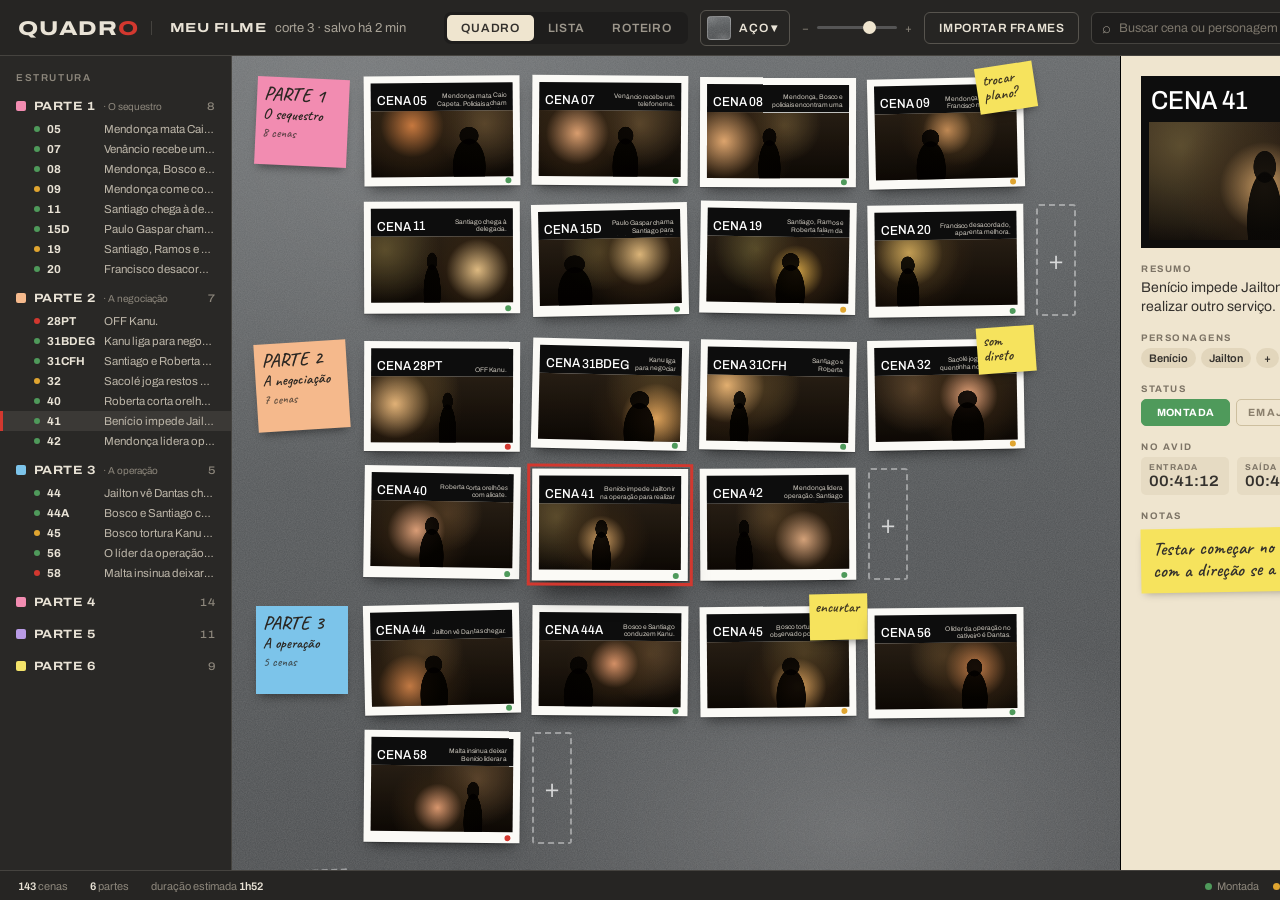
<file: docs/referencia-visual/quadro.html>
<!doctype html><html><head><meta charset="utf-8"><style>
@font-face{font-family:Archivo;src:url(fontes/archivo-latin-wdth-normal.woff2) format("woff2");font-weight:100 900;font-stretch:62% 125%}
@font-face{font-family:Caveat;src:url(fontes/caveat-latin-600-normal.woff2)}
:root{--paper:#efe5cf;--ink:#34312d;--bg:#2e2d2b;--red:#d2382f;--line:#45433f}
*{box-sizing:border-box;margin:0;padding:0}
body{width:1440px;height:900px;background:var(--bg);font-family:Archivo;color:#e9e3d6;display:grid;grid-template-rows:56px 1fr 30px;grid-template-columns:232px 1fr 320px;overflow:hidden}
.top{grid-column:1/4;display:flex;align-items:center;gap:18px;padding:0 18px;border-bottom:1px solid var(--line);background:#262523}
.logo{font-stretch:125%;font-weight:800;font-size:20px;letter-spacing:.04em}
.logo span{color:var(--red)}
.proj{font-size:13px;color:#a9a397;border-left:1px solid var(--line);padding-left:18px}
.proj b{color:#e9e3d6;font-stretch:125%;font-weight:700;letter-spacing:.04em;margin-right:8px}
.seg{display:flex;margin-left:auto;background:#1e1d1c;border-radius:7px;padding:3px}
.seg div{padding:6px 14px;font-size:12px;font-weight:600;letter-spacing:.06em;color:#9c968b;border-radius:5px}
.seg .on{background:var(--paper);color:var(--ink)}
.btn{font-size:12px;font-weight:600;letter-spacing:.05em;padding:8px 14px;border-radius:6px;border:1px solid #57544e;color:#e9e3d6}
.btn.red{background:var(--red);border-color:var(--red);color:#fff}
.zoom{display:flex;align-items:center;gap:8px;font-size:11px;color:#8d877c}
.zoom i{display:block;width:80px;height:3px;background:#555;border-radius:2px;position:relative}
.zoom i:after{content:"";position:absolute;left:46px;top:-5px;width:13px;height:13px;border-radius:50%;background:var(--paper)}
/* outline */
.side{border-right:1px solid var(--line);padding:16px 0;overflow:hidden;background:#292826}
.side h3{font-size:10px;letter-spacing:.16em;color:#8d877c;padding:0 16px 10px;font-weight:600}
.op{margin-bottom:6px}
.oph{display:flex;align-items:center;gap:8px;padding:6px 16px;font-size:12px;font-weight:700;font-stretch:115%;letter-spacing:.04em}
.oph small{font-weight:400;color:#8d877c;font-stretch:100%;letter-spacing:0}
.oph em{margin-left:auto;font-style:normal;font-size:11px;color:#8d877c;font-weight:500}
.oph i{width:10px;height:10px;border-radius:2px}
.op ul{list-style:none}
.op li{display:flex;gap:7px;align-items:baseline;padding:4px 16px 4px 34px;font-size:11.5px;color:#bdb6a9;white-space:nowrap;overflow:hidden}
.op li i{width:6px;height:6px;border-radius:50%;flex:none;transform:translateY(-1px)}
.op li b{font-weight:700;color:#e9e3d6;min-width:50px}
.op li span{overflow:hidden;text-overflow:ellipsis}
.op li.on{background:#3b3936;box-shadow:inset 3px 0 var(--red)}
/* board */
.board{position:relative;overflow:hidden;padding:22px 24px;
 background:
  url("data:image/svg+xml;utf8,<svg xmlns='http://www.w3.org/2000/svg' width='300' height='300'><filter id='n'><feTurbulence type='fractalNoise' baseFrequency='.9' numOctaves='3' stitchTiles='stitch'/><feColorMatrix values='0 0 0 0 .5  0 0 0 0 .5  0 0 0 0 .5  0 0 0 .22 0'/></filter><rect width='300' height='300' filter='url(%23n)'/></svg>"),
  radial-gradient(ellipse 60% 40% at 70% 95%,rgba(255,255,255,.16),transparent 70%),
  radial-gradient(ellipse 50% 60% at 15% 10%,rgba(255,255,255,.08),transparent 70%),
  linear-gradient(170deg,#6d7072,#55585a 45%,#4a4c4e)}
body.cork .board{background:
  url("data:image/svg+xml;utf8,<svg xmlns='http://www.w3.org/2000/svg' width='200' height='200'><filter id='n'><feTurbulence type='fractalNoise' baseFrequency='.55' numOctaves='4'/><feColorMatrix values='0 0 0 0 .25  0 0 0 0 .15  0 0 0 0 .05  0 0 0 .55 0'/></filter><rect width='200' height='200' filter='url(%23n)'/></svg>"),
  linear-gradient(170deg,#b98a57,#a2743f)}
.row{display:flex;gap:16px;margin-bottom:26px}
.postit{flex:none;width:92px;height:88px;padding:8px 7px;color:#2b2722;box-shadow:0 6px 10px -4px rgba(0,0,0,.45);font-family:Caveat;line-height:1}
.postit b{display:block;font-size:19px;white-space:nowrap;font-weight:600}
.postit small{display:block;font-size:15px;margin-top:3px}
.postit em{display:block;font-size:13px;font-style:normal;opacity:.7;margin-top:5px}
.cards{display:flex;flex-wrap:wrap;gap:16px 14px;flex:1}
.card{position:relative;width:166px;background:#fbfaf6;padding:7px 7px 9px;box-shadow:0 1px 1px rgba(0,0,0,.25),0 8px 14px -6px rgba(0,0,0,.55)}
.card .hd{background:#0d0d0d;color:#fff;display:flex;align-items:flex-end;gap:6px;padding:4px 6px 3px;height:28px}
.card .hd b{font-size:13px;font-weight:500;font-stretch:90%;white-space:nowrap}
.card .hd span{font-size:6.6px;line-height:1.15;text-align:right;color:#cfcac0;flex:1;overflow:hidden;max-height:16px}
.card .fr{height:66px;filter:sepia(.25) contrast(1.05)}
.card .dot{position:absolute;right:9px;bottom:2px;width:6px;height:6px;border-radius:50%}
.card.sel{outline:3px solid var(--red);outline-offset:2px;z-index:2}
.card.sel{box-shadow:0 0 0 1px rgba(0,0,0,.2),0 18px 26px -8px rgba(0,0,0,.7)}
.mini{position:absolute;right:-12px;top:-12px;width:58px;height:46px;background:#f6e35d;font-family:Caveat;font-size:15px;line-height:1;padding:6px;color:#3a3220;box-shadow:0 4px 8px -3px rgba(0,0,0,.5)}
.ghost{width:166px;height:112px;border:2px dashed rgba(255,255,255,.35);display:grid;place-items:center;color:rgba(255,255,255,.6);font-size:12px;font-weight:600;letter-spacing:.06em}
/* inspector */
.insp{background:var(--paper);color:var(--ink);padding:20px 20px;overflow:hidden;border-left:1px solid #000}
.insp .big{background:#0d0d0d;padding:8px;}
.insp .big .hd{display:flex;justify-content:space-between;align-items:flex-end;color:#fff;padding:2px 2px 8px}
.insp .big .hd b{font-size:26px;font-weight:500;font-stretch:90%}
.insp .big .hd small{font-size:10px;color:#aaa;letter-spacing:.08em}
.insp .big .fr{height:118px;filter:sepia(.25)}
.lbl{font-size:9.5px;letter-spacing:.16em;font-weight:700;color:#7d7466;margin:16px 0 5px}
.val{font-size:14px;line-height:1.35}
.chips{display:flex;flex-wrap:wrap;gap:5px}
.chips span{font-size:11px;font-weight:600;background:#e2d6bc;padding:4px 8px;border-radius:20px}
.stat{display:flex;gap:6px}
.stat span{flex:1;text-align:center;font-size:10.5px;font-weight:700;letter-spacing:.04em;padding:7px 0;border:1.5px solid #cdbf9f;border-radius:5px;color:#8a7f6c}
.stat .on{background:#4f9a5b;border-color:#4f9a5b;color:#fff}
.tc{display:grid;grid-template-columns:1fr 1fr 1fr;gap:8px}
.tc div{background:#e6dbc3;border-radius:5px;padding:6px 8px}
.tc small{display:block;font-size:8.5px;letter-spacing:.14em;font-weight:700;color:#7d7466}
.tc b{font-size:15px;font-weight:600;font-stretch:110%;font-variant-numeric:tabular-nums}
.notes{font-family:Caveat;font-size:19px;line-height:1.15;background:#f6e35d;padding:10px 12px;transform:rotate(-1deg);box-shadow:0 4px 8px -4px rgba(0,0,0,.35);margin-top:6px}
.foot{grid-column:1/4;display:flex;gap:22px;align-items:center;padding:0 18px;font-size:11px;color:#8d877c;border-top:1px solid var(--line);background:#262523}
.foot b{color:#e9e3d6;font-weight:600}
.foot .lg{margin-left:auto;display:flex;gap:14px}
.foot .lg i{display:inline-block;width:7px;height:7px;border-radius:50%;margin-right:5px}
.m-aco{background:url("data:image/svg+xml;utf8,<svg xmlns='http://www.w3.org/2000/svg' width='300' height='300'><filter id='n'><feTurbulence type='fractalNoise' baseFrequency='.9' numOctaves='3' stitchTiles='stitch'/><feColorMatrix values='0 0 0 0 .5  0 0 0 0 .5  0 0 0 0 .5  0 0 0 .22 0'/></filter><rect width='300' height='300' filter='url(%23n)'/></svg>"),radial-gradient(ellipse 60% 40% at 70% 95%,rgba(255,255,255,.16),transparent 70%),radial-gradient(ellipse 50% 60% at 15% 10%,rgba(255,255,255,.08),transparent 70%),linear-gradient(170deg,#6d7072,#55585a 45%,#4a4c4e)!important}
.m-cork{background:url("data:image/svg+xml;utf8,<svg xmlns='http://www.w3.org/2000/svg' width='200' height='200'><filter id='n'><feTurbulence type='fractalNoise' baseFrequency='.55' numOctaves='4'/><feColorMatrix values='0 0 0 0 .25  0 0 0 0 .15  0 0 0 0 .05  0 0 0 .55 0'/></filter><rect width='200' height='200' filter='url(%23n)'/></svg>"),linear-gradient(170deg,#b98a57,#a2743f)!important}
.m-feltro{background:url("data:image/svg+xml;utf8,<svg xmlns='http://www.w3.org/2000/svg' width='200' height='200'><filter id='n'><feTurbulence type='fractalNoise' baseFrequency='1.6' numOctaves='2'/><feColorMatrix values='0 0 0 0 .9  0 0 0 0 .9  0 0 0 0 .9  0 0 0 .10 0'/></filter><rect width='200' height='200' filter='url(%23n)'/></svg>"),radial-gradient(ellipse 70% 60% at 40% 30%,rgba(255,255,255,.05),transparent),linear-gradient(170deg,#3e4c43,#323e37)!important}
.m-madeira{background:url("data:image/svg+xml;utf8,<svg xmlns='http://www.w3.org/2000/svg' width='600' height='300'><filter id='n'><feTurbulence type='fractalNoise' baseFrequency='.004 .09' numOctaves='4' seed='3'/><feColorMatrix values='0 0 0 0 .35  0 0 0 0 .2  0 0 0 0 .08  0 0 0 .55 0'/></filter><rect width='600' height='300' filter='url(%23n)'/></svg>"),linear-gradient(175deg,#caa171,#b98d5c)!important}
.m-lousa{background:url("data:image/svg+xml;utf8,<svg xmlns='http://www.w3.org/2000/svg' width='400' height='400'><filter id='n'><feTurbulence type='fractalNoise' baseFrequency='.012' numOctaves='3' seed='8'/><feColorMatrix values='0 0 0 0 1  0 0 0 0 1  0 0 0 0 1  0 0 0 .09 0'/></filter><rect width='400' height='400' filter='url(%23n)'/></svg>"),linear-gradient(170deg,#2f3532,#262b29)!important}
.m-liso{background:linear-gradient(170deg,#7b7772,#6e6a65)!important}
.matbtn{display:flex;align-items:center;gap:8px;font-size:12px;font-weight:600;letter-spacing:.05em;padding:5px 12px 5px 6px;border-radius:6px;border:1px solid #57544e}
.matbtn .sw{width:24px;height:24px;border-radius:4px;border:1px solid rgba(255,255,255,.25)}
.pop{position:absolute;top:62px;left:640px;z-index:20;background:#262523;border:1px solid #57544e;border-radius:10px;padding:14px;box-shadow:0 24px 50px rgba(0,0,0,.6);width:384px}
.pop h4{font-size:10px;letter-spacing:.16em;color:#8d877c;font-weight:600;margin-bottom:10px}
.pop .grid{display:grid;grid-template-columns:repeat(3,1fr);gap:10px}
.pop .t{font-size:11px;font-weight:600;letter-spacing:.04em;color:#cfc9bd}
.pop .t div{height:62px;border-radius:6px;margin-bottom:6px;border:1px solid rgba(255,255,255,.12);position:relative}
.pop .t div:after{content:"";position:absolute;left:14px;top:14px;width:46px;height:30px;background:#fbfaf6;box-shadow:0 4px 6px -2px rgba(0,0,0,.5);border-top:7px solid #0d0d0d;transform:rotate(-3deg)}
.pop .t.on div{outline:2px solid var(--red);outline-offset:2px}
.pop .t.on{color:#fff}
.pop .opt{display:flex;justify-content:space-between;align-items:center;margin-top:14px;padding-top:12px;border-top:1px solid #3d3b38;font-size:11.5px;color:#bdb6a9}
.tog{width:30px;height:17px;border-radius:9px;background:var(--red);position:relative}.tog:after{content:"";position:absolute;right:2px;top:2px;width:13px;height:13px;border-radius:50%;background:#fff}
.tog.off{background:#55524d}.tog.off:after{right:auto;left:2px}
.veil{position:absolute;inset:0;background:rgba(20,19,18,.62);z-index:15}
.modal{position:absolute;z-index:20;left:250px;top:110px;width:940px;background:var(--paper);color:var(--ink);border-radius:6px;box-shadow:0 30px 70px rgba(0,0,0,.7);padding:26px 28px}
.modal h2{font-stretch:125%;font-weight:800;font-size:22px;letter-spacing:.03em}
.modal .sub{font-size:13px;color:#6d6457;margin-top:4px}
.ways{display:grid;grid-template-columns:repeat(3,1fr);gap:14px;margin-top:20px}
.way{border:1.5px solid #cdbf9f;border-radius:6px;padding:16px;min-height:150px;position:relative}
.way.on{border-color:var(--ink);background:#f7f0de;box-shadow:inset 0 0 0 1.5px var(--ink)}
.way .n{font-stretch:125%;font-weight:800;font-size:28px;color:var(--red)}
.way b{display:block;font-stretch:120%;font-weight:700;font-size:14px;letter-spacing:.04em;margin:6px 0 6px}
.way p{font-size:12px;line-height:1.4;color:#5d5548}
.way .tag{position:absolute;right:12px;top:14px;font-size:9.5px;font-weight:700;letter-spacing:.12em;background:var(--ink);color:var(--paper);padding:3px 7px;border-radius:3px}
.cfg{display:grid;grid-template-columns:1.2fr 1fr;gap:26px;margin-top:20px;padding-top:18px;border-top:1.5px solid #ddd0b2}
.file{display:flex;align-items:center;gap:10px;background:#e6dbc3;border-radius:5px;padding:10px 12px;font-size:12.5px}
.file b{font-weight:700}
.file small{margin-left:auto;color:#7d7466}
.sl{margin-top:14px;font-size:11px;font-weight:700;letter-spacing:.12em;color:#7d7466}
.bar{height:4px;background:#d6c9ab;border-radius:2px;margin-top:10px;position:relative}
.bar i{position:absolute;left:0;top:0;bottom:0;width:62%;background:var(--ink);border-radius:2px}
.bar i:after{content:"";position:absolute;right:-7px;top:-5px;width:14px;height:14px;border-radius:50%;background:var(--ink)}
.rad{display:flex;gap:6px;margin-top:8px}
.rad span{font-size:11px;font-weight:700;padding:6px 10px;border:1.5px solid #cdbf9f;border-radius:5px;color:#7d7466}
.rad .on{background:var(--ink);border-color:var(--ink);color:var(--paper)}
.strip{display:grid;grid-template-columns:repeat(4,1fr);gap:6px}
.strip div{height:46px;border:3px solid #fff;border-top-width:7px;border-top-color:#0d0d0d;box-shadow:0 2px 4px rgba(0,0,0,.2)}
.found{font-stretch:125%;font-weight:800;font-size:38px;line-height:1}
.found small{display:block;font-size:11px;font-stretch:100%;font-weight:600;letter-spacing:.06em;color:#7d7466;margin-top:4px}
.act{display:flex;justify-content:flex-end;gap:10px;margin-top:22px}
.act span{font-size:12px;font-weight:700;letter-spacing:.06em;padding:10px 18px;border-radius:5px;border:1.5px solid #bdb092}
.act .go{background:var(--red);border-color:var(--red);color:#fff}
@font-face{font-family:Courier Prime;src:url(fontes/courier-prime-latin-400-normal.woff2)}
@font-face{font-family:Courier Prime;font-weight:700;src:url(fontes/courier-prime-latin-700-normal.woff2)}
.m-feltro{background:url("data:image/svg+xml;utf8,<svg xmlns='http://www.w3.org/2000/svg' width='240' height='240'><filter id='f'><feTurbulence type='fractalNoise' baseFrequency='2.2 .9' numOctaves='2' seed='4'/><feColorMatrix values='0 0 0 0 1  0 0 0 0 1  0 0 0 0 1  0 0 0 .5 -.15'/></filter><rect width='240' height='240' filter='url(%23f)'/></svg>"),url("data:image/svg+xml;utf8,<svg xmlns='http://www.w3.org/2000/svg' width='500' height='500'><filter id='b'><feTurbulence type='fractalNoise' baseFrequency='.018' numOctaves='3' seed='2'/><feColorMatrix values='0 0 0 0 0  0 0 0 0 0  0 0 0 0 0  0 0 0 .45 0'/></filter><rect width='500' height='500' filter='url(%23b)'/></svg>"),linear-gradient(170deg,#3d4656,#323a48)!important}
.m-kraft{background:url("data:image/svg+xml;utf8,<svg xmlns='http://www.w3.org/2000/svg' width='400' height='400'><filter id='k'><feTurbulence type='fractalNoise' baseFrequency='.9 .06' numOctaves='3' seed='5'/><feColorMatrix values='0 0 0 0 .35  0 0 0 0 .22  0 0 0 0 .1  0 0 0 .35 0'/></filter><filter id='s'><feTurbulence type='fractalNoise' baseFrequency='.8' numOctaves='1' seed='9'/><feColorMatrix values='0 0 0 0 .2  0 0 0 0 .12  0 0 0 0 .05  0 0 0 2.2 -1.35'/></filter><rect width='400' height='400' filter='url(%23k)'/><rect width='400' height='400' filter='url(%23s)'/></svg>"),radial-gradient(ellipse 80% 60% at 50% 40%,rgba(255,240,210,.12),transparent),linear-gradient(170deg,#d6b98d,#c9a877)!important}
.pop{width:500px;left:560px}.pop .grid{grid-template-columns:repeat(4,1fr)}
.pop .t div{height:56px}.pop .t div:after{left:12px;top:12px;width:40px;height:26px}
/* lista */
.list{background:#2b2a28;overflow:hidden;padding:18px 22px}
.lh{display:grid;grid-template-columns:118px 92px 1fr 150px 104px 64px;gap:14px;font-size:9.5px;letter-spacing:.16em;font-weight:700;color:#8d877c;padding:0 12px 8px;border-bottom:1px solid #45433f}
.lp{display:flex;align-items:center;gap:10px;margin:16px 0 6px;font-stretch:120%;font-weight:800;font-size:13px;letter-spacing:.05em}
.lp i{width:16px;height:16px;border-radius:2px;transform:rotate(-4deg)}
.lp small{font-stretch:100%;font-weight:400;color:#8d877c;letter-spacing:0;font-size:12px}
.lp em{margin-left:auto;font-style:normal;font-size:11px;color:#8d877c;font-weight:500;letter-spacing:0}
.lr{display:grid;grid-template-columns:118px 92px 1fr 150px 104px 64px;gap:14px;align-items:center;padding:6px 12px;border-radius:4px;font-size:12.5px;color:#d8d2c5}
.lr:nth-child(even){background:#302f2c}
.lr.on{background:#3d3a36;box-shadow:inset 3px 0 var(--red)}
.th{height:50px;background:#fbfaf6;padding:3px}
.th div{height:100%;border-top:7px solid #0d0d0d;filter:sepia(.25)}
.lr .n{font-stretch:110%;font-weight:700;font-size:14px;color:#fff}
.lr .ch{display:flex;gap:4px;flex-wrap:wrap}.lr .ch span{font-size:10.5px;background:#45423d;padding:2px 7px;border-radius:10px;color:#d8d2c5}
.pill{font-size:10px;font-weight:700;letter-spacing:.05em;padding:4px 8px;border-radius:4px;color:#fff;justify-self:start}
.lr .du{font-variant-numeric:tabular-nums;font-stretch:110%;font-weight:600;text-align:right}
.drag{color:#6b665e;font-size:14px;letter-spacing:-2px}
/* roteiro */
.script{background:#2b2a28;overflow:hidden;position:relative;display:flex;justify-content:center;padding-top:26px}
.stb{position:absolute;top:14px;left:22px;right:22px;display:flex;align-items:center;gap:10px;font-size:11px;color:#8d877c}
.stb .btn{padding:6px 11px;font-size:11px}
.sheet{width:600px;background:#fbf8f0;color:#1e1c1a;font-family:'Courier Prime';font-size:13.5px;line-height:1.45;padding:56px 70px 40px 96px;box-shadow:0 20px 40px rgba(0,0,0,.5);margin-top:34px;position:relative}
.sc{position:relative;margin-bottom:22px}
.sc.on:before{content:"";position:absolute;left:-26px;top:-6px;bottom:-6px;width:3px;background:var(--red)}
.sc.dim{opacity:.45}
.sh{font-weight:700;text-transform:uppercase;margin-bottom:12px}
.mc{position:absolute;left:-170px;top:-4px;width:120px;background:#fbfaf6;padding:4px;box-shadow:0 6px 12px -4px rgba(0,0,0,.6);font-family:Archivo}
.mc b{display:block;background:#0d0d0d;color:#fff;font-size:10.5px;font-weight:500;padding:3px 5px}
.mc div{height:46px;filter:sepia(.25)}
.ch2{margin-left:150px;margin-top:10px}
.par{margin-left:110px;font-size:12.5px}
.dl{margin-left:70px;margin-right:60px}
.pg{position:absolute;right:20px;top:18px;font-size:12px}
.lh,.lr{grid-template-columns:18px 118px 92px 1fr 150px 104px 54px!important}
.hd2{color:#6b665e;font-size:15px;letter-spacing:-3px;cursor:grab}
.lp{font-family:Caveat;font-stretch:100%;font-weight:600;font-size:21px;letter-spacing:0;color:#2b2722;display:inline-flex;padding:6px 14px 6px 10px;box-shadow:0 5px 9px -4px rgba(0,0,0,.5);margin:18px 0 8px}
.lp small{color:#2b2722aa;font-size:17px;font-weight:400}
.lp .hd2{color:#2b272288;font-family:Archivo;margin-right:2px}
.lpw{display:flex;align-items:center}
.lpw em{margin-left:auto;font-style:normal;font-size:11px;color:#8d877c}
.lr{position:relative}
.nt{position:absolute;right:-6px;top:4px;width:44px;height:30px;background:#f6e35d;font-family:Caveat;font-size:12px;line-height:1;padding:4px;color:#3a3220;box-shadow:0 3px 6px -2px rgba(0,0,0,.5);transform:rotate(4deg)}
.lr.ghost2{opacity:.25}
.lr.lift{position:absolute;z-index:9;width:820px;left:46px;background:#45423d;box-shadow:0 22px 40px -8px rgba(0,0,0,.75);transform:rotate(-1.2deg);outline:1px solid #6a665f}
.ins{height:3px;background:var(--red);border-radius:2px;margin:3px 0;position:relative}
.ins:before{content:"";position:absolute;left:-5px;top:-4px;width:11px;height:11px;border-radius:50%;background:var(--red)}
.tipd{position:absolute;z-index:10;left:520px;font-size:11px;font-weight:700;letter-spacing:.06em;background:var(--red);color:#fff;padding:5px 9px;border-radius:4px}
.ro{font-size:10px;font-weight:700;letter-spacing:.12em;border:1px solid #57544e;color:#9c968b;padding:4px 8px;border-radius:4px}
.lh,.lr{grid-template-columns:18px 118px 92px 1fr 150px 104px 54px!important}
.hd2{color:#6b665e;font-size:15px;letter-spacing:-3px;cursor:grab}
.lp{font-family:Caveat;font-stretch:100%;font-weight:600;font-size:21px;letter-spacing:0;color:#2b2722;display:inline-flex;padding:6px 14px 6px 10px;box-shadow:0 5px 9px -4px rgba(0,0,0,.5);margin:18px 0 8px}
.lp small{color:#2b2722aa;font-size:17px;font-weight:400}
.lp .hd2{color:#2b272288;font-family:Archivo;margin-right:2px}
.lpw{display:flex;align-items:center}
.lpw em{margin-left:auto;font-style:normal;font-size:11px;color:#8d877c}
.lr{position:relative}
.nt{position:absolute;right:-6px;top:4px;width:44px;height:30px;background:#f6e35d;font-family:Caveat;font-size:12px;line-height:1;padding:4px;color:#3a3220;box-shadow:0 3px 6px -2px rgba(0,0,0,.5);transform:rotate(4deg)}
.lr.ghost2{opacity:.25}
.lr.lift{position:absolute;z-index:9;width:820px;left:46px;background:#45423d;box-shadow:0 22px 40px -8px rgba(0,0,0,.75);transform:rotate(-1.2deg);outline:1px solid #6a665f}
.ins{height:3px;background:var(--red);border-radius:2px;margin:3px 0;position:relative}
.ins:before{content:"";position:absolute;left:-5px;top:-4px;width:11px;height:11px;border-radius:50%;background:var(--red)}
.tipd{position:absolute;z-index:10;left:520px;font-size:11px;font-weight:700;letter-spacing:.06em;background:var(--red);color:#fff;padding:5px 9px;border-radius:4px}
.ro{font-size:10px;font-weight:700;letter-spacing:.12em;border:1px solid #57544e;color:#9c968b;padding:4px 8px;border-radius:4px}
.lh,.lr{grid-template-columns:18px 118px 92px 1fr 150px 104px 54px!important}
.hd2{color:#6b665e;font-size:15px;letter-spacing:-3px;cursor:grab}
.lp{font-family:Caveat;font-stretch:100%;font-weight:600;font-size:21px;letter-spacing:0;color:#2b2722;display:inline-flex;padding:6px 14px 6px 10px;box-shadow:0 5px 9px -4px rgba(0,0,0,.5);margin:18px 0 8px}
.lp small{color:#2b2722aa;font-size:17px;font-weight:400}
.lp .hd2{color:#2b272288;font-family:Archivo;margin-right:2px}
.lpw{display:flex;align-items:center}
.lpw em{margin-left:auto;font-style:normal;font-size:11px;color:#8d877c}
.lr{position:relative}
.nt{position:absolute;right:-20px;top:-8px;width:44px;height:30px;background:#f6e35d;font-family:Caveat;font-size:12px;line-height:1;padding:4px;color:#3a3220;box-shadow:0 3px 6px -2px rgba(0,0,0,.5);transform:rotate(4deg)}
.lr.ghost2{opacity:.25}
.lr.lift{position:absolute;z-index:9;width:820px;left:46px;background:#45423d;box-shadow:0 22px 40px -8px rgba(0,0,0,.75);transform:rotate(-1.2deg);outline:1px solid #6a665f}
.ins{height:3px;background:var(--red);border-radius:2px;margin:3px 0;position:relative}
.ins:before{content:"";position:absolute;left:-5px;top:-4px;width:11px;height:11px;border-radius:50%;background:var(--red)}
.tipd{position:absolute;z-index:10;right:30px;font-size:11px;font-weight:700;letter-spacing:.06em;background:var(--red);color:#fff;padding:5px 9px;border-radius:4px}
.ro{font-size:10px;font-weight:700;letter-spacing:.12em;border:1px solid #57544e;color:#9c968b;padding:4px 8px;border-radius:4px}
.add{width:44px;height:112px;border:2px dashed rgba(255,255,255,.4);border-radius:3px;display:grid;place-items:center;color:rgba(255,255,255,.75);font-size:26px;font-weight:300;align-self:center}
.add.hov{background:rgba(255,255,255,.12)}
.addp{width:92px;height:70px;border:2px dashed rgba(255,255,255,.4);display:grid;place-items:center;font-family:Caveat;font-size:20px;color:rgba(255,255,255,.8);transform:rotate(-2deg)}
.search{display:flex;align-items:center;gap:8px;width:250px;background:#1e1d1c;border:1px solid #45433f;border-radius:6px;padding:7px 10px;font-size:12.5px;color:#7d776c}
.search span{font-size:15px;color:#9c968b}.search kbd{margin-left:auto;font-family:Archivo;font-size:10px;border:1px solid #45433f;border-radius:3px;padding:1px 5px}
.search.on{border-color:var(--paper);color:#fff}.search.on span{color:var(--paper)}
.card.miss{opacity:.22;filter:grayscale(1)}
.card.hit{box-shadow:0 0 0 3px #f6e35d,0 10px 18px -6px rgba(0,0,0,.6)}
.card.sel.hit{box-shadow:0 0 0 3px #f6e35d,0 18px 26px -8px rgba(0,0,0,.7)}
.op li.miss{opacity:.3}
.sdrop{position:absolute;z-index:20;top:62px;right:180px;width:420px;background:#262523;border:1px solid #57544e;border-radius:10px;padding:14px 16px;box-shadow:0 24px 50px rgba(0,0,0,.6);font-size:12px;color:#cfc9bd}
.sdrop h4{font-size:9.5px;letter-spacing:.16em;color:#8d877c;font-weight:600;margin:12px 0 7px}
.sdrop h4:first-child{margin-top:0}
.fc{display:flex;flex-wrap:wrap;gap:6px}.fc span{font-size:11px;font-weight:600;padding:5px 10px;border-radius:14px;border:1px solid #57544e}
.fc .on{background:var(--paper);color:var(--ink);border-color:var(--paper)}
.fc i{display:inline-block;width:7px;height:7px;border-radius:50%;margin-right:6px}
.res{display:flex;justify-content:space-between;align-items:center;margin-top:14px;padding-top:12px;border-top:1px solid #3d3b38}
.res b{font-stretch:125%;font-weight:800;font-size:20px;color:#fff}
.res em{font-style:normal;font-size:11px;color:#8d877c}
.tipadd{position:absolute;z-index:10;font-size:11px;font-weight:700;letter-spacing:.05em;background:var(--paper);color:var(--ink);padding:5px 9px;border-radius:4px;box-shadow:0 6px 12px rgba(0,0,0,.4)}
.top>*{flex-shrink:0;white-space:nowrap}.proj{flex-shrink:1;overflow:hidden;text-overflow:ellipsis}.top{gap:12px}.search{width:240px;overflow:hidden}
.card{width:156px!important}.cards{gap:16px 12px!important}.add{width:40px}
</style></head><body style="position:relative">
<header class="top">
 <div class="logo">QUADR<span>O</span></div>
 <div class="proj"><b>MEU FILME</b>corte 3 · salvo há 2 min</div>
 <div class="seg"><div class="on">QUADRO</div><div>LISTA</div><div>ROTEIRO</div></div>
 <div class="matbtn"><i class="sw m-aco"></i>AÇO ▾</div>
 <div class="zoom">−<i></i>+</div>
 <div class="btn">IMPORTAR FRAMES</div>
 <div class="search"><span>⌕</span>Buscar cena ou personagem<kbd>⌘F</kbd></div>
 <div class="btn red">+ CENA</div>
</header>
<aside class="side"><h3>ESTRUTURA</h3><div class="op"><div class="oph"><i style="background:#f28cb1"></i>PARTE 1 <small>· O sequestro</small><em>8</em></div><ul><li class=""><i style="background:#4f9a5b"></i><b>05</b><span>Mendonça mata Caio Capeta. Policiais acham cativeiro.</span></li><li class=""><i style="background:#4f9a5b"></i><b>07</b><span>Venâncio recebe um telefonema.</span></li><li class=""><i style="background:#4f9a5b"></i><b>08</b><span>Mendonça, Bosco e policiais encontram uma vala.</span></li><li class=""><i style="background:#e0a530"></i><b>09</b><span>Mendonça come com Francisco no hospital.</span></li><li class=""><i style="background:#4f9a5b"></i><b>11</b><span>Santiago chega à delegacia.</span></li><li class=""><i style="background:#4f9a5b"></i><b>15D</b><span>Paulo Gaspar chama Santiago para trabalhar na DAAS.</span></li><li class=""><i style="background:#e0a530"></i><b>19</b><span>Santiago, Ramos e Roberta falam da proposta de Gaspar.</span></li><li class=""><i style="background:#4f9a5b"></i><b>20</b><span>Francisco desacordado, aparenta melhora.</span></li></ul></div><div class="op"><div class="oph"><i style="background:#f5b98c"></i>PARTE 2 <small>· A negociação</small><em>7</em></div><ul><li class=""><i style="background:#d2382f"></i><b>28PT</b><span>OFF Kanu.</span></li><li class=""><i style="background:#4f9a5b"></i><b>31BDEG</b><span>Kanu liga para negociar sequestro.</span></li><li class=""><i style="background:#4f9a5b"></i><b>31CFH</b><span>Santiago e Roberta encontram Kanu.</span></li><li class=""><i style="background:#e0a530"></i><b>32</b><span>Sacolé joga restos de quentinha no chão para Camila.</span></li><li class=""><i style="background:#4f9a5b"></i><b>40</b><span>Roberta corta orelhões com alicate.</span></li><li class="on"><i style="background:#4f9a5b"></i><b>41</b><span>Benício impede Jailton ir na operação para realizar outro serviço.</span></li><li class=""><i style="background:#4f9a5b"></i><b>42</b><span>Mendonça lidera operação. Santiago negocia com Serginho.</span></li></ul></div><div class="op"><div class="oph"><i style="background:#7cc4ea"></i>PARTE 3 <small>· A operação</small><em>5</em></div><ul><li class=""><i style="background:#4f9a5b"></i><b>44</b><span>Jailton vê Dantas chegar.</span></li><li class=""><i style="background:#4f9a5b"></i><b>44A</b><span>Bosco e Santiago conduzem Kanu.</span></li><li class=""><i style="background:#e0a530"></i><b>45</b><span>Bosco tortura Kanu e é observado por Santiago.</span></li><li class=""><i style="background:#4f9a5b"></i><b>56</b><span>O líder da operação no cativeiro é Dantas.</span></li><li class=""><i style="background:#d2382f"></i><b>58</b><span>Malta insinua deixar Benício liderar a operação.</span></li></ul></div><div class="op closed"><div class="oph"><i style="background:#f28cb1"></i>PARTE 4<em>14</em></div></div><div class="op closed"><div class="oph"><i style="background:#b99be6"></i>PARTE 5<em>11</em></div></div><div class="op closed"><div class="oph"><i style="background:#f3e36a"></i>PARTE 6<em>9</em></div></div></aside>
<main class="board m-aco"><section class="row"><div class="postit" style="background:#f28cb1;transform:rotate(2.6deg)"><b>PARTE 1</b><small>O sequestro</small><em>8 cenas</em></div><div class="cards"><div class="card" style="transform:translateY(-2.1px) rotate(-0.49deg)">
<div class="hd"><b>CENA 05</b><span>Mendonça mata Caio Capeta. Policiais acham cativeiro.</span></div>
<div class="fr" style="background:radial-gradient(ellipse 19% 70% at 69% 85%, rgba(8,6,4,.92) 60%, transparent 62%),radial-gradient(ellipse 11% 22% at 69% 38%, rgba(10,8,6,.9) 60%, transparent 63%),radial-gradient(circle at 29% 22%, hsl(24,62%,49%) 0%, rgba(60,40,20,.5) 28%, transparent 55%),radial-gradient(circle at 80% 20%, hsla(34,40%,40%,.5) 0%, transparent 40%),linear-gradient(180deg,#2a2016,#120d09)"></div><i class="dot" style="background:#4f9a5b"></i></div><div class="card" style="transform:translateY(-2.6px) rotate(0.42deg)">
<div class="hd"><b>CENA 07</b><span>Venâncio recebe um telefonema.</span></div>
<div class="fr" style="background:radial-gradient(ellipse 15% 70% at 61% 85%, rgba(8,6,4,.92) 60%, transparent 62%),radial-gradient(ellipse 9% 22% at 61% 38%, rgba(10,8,6,.9) 60%, transparent 63%),radial-gradient(circle at 27% 35%, hsl(24,57%,61%) 0%, rgba(60,40,20,.5) 28%, transparent 55%),radial-gradient(circle at 71% 20%, hsla(34,40%,40%,.5) 0%, transparent 40%),linear-gradient(180deg,#2a2016,#120d09)"></div><i class="dot" style="background:#4f9a5b"></i></div><div class="card" style="transform:translateY(-0.8px) rotate(0.10deg)">
<div class="hd"><b>CENA 08</b><span>Mendonça, Bosco e policiais encontram uma vala.</span></div>
<div class="fr" style="background:radial-gradient(ellipse 13% 70% at 44% 85%, rgba(8,6,4,.92) 60%, transparent 62%),radial-gradient(ellipse 8% 22% at 44% 38%, rgba(10,8,6,.9) 60%, transparent 63%),radial-gradient(circle at 12% 44%, hsl(28,60%,61%) 0%, rgba(60,40,20,.5) 28%, transparent 55%),radial-gradient(circle at 54% 20%, hsla(38,40%,40%,.5) 0%, transparent 40%),linear-gradient(180deg,#2a2016,#120d09)"></div><i class="dot" style="background:#4f9a5b"></i></div><div class="card" style="transform:translateY(0.0px) rotate(-1.24deg)">
<div class="hd"><b>CENA 09</b><span>Mendonça come com Francisco no hospital.</span></div>
<div class="fr" style="background:radial-gradient(ellipse 17% 70% at 39% 85%, rgba(8,6,4,.92) 60%, transparent 62%),radial-gradient(ellipse 10% 22% at 39% 38%, rgba(10,8,6,.9) 60%, transparent 63%),radial-gradient(circle at 51% 26%, hsl(28,47%,51%) 0%, rgba(60,40,20,.5) 28%, transparent 55%),radial-gradient(circle at 59% 20%, hsla(38,40%,40%,.5) 0%, transparent 40%),linear-gradient(180deg,#2a2016,#120d09)"></div><i class="dot" style="background:#e0a530"></i><div class="mini" style="transform:rotate(-7.4deg)">trocar plano?</div></div><div class="card" style="transform:translateY(-2.6px) rotate(-0.19deg)">
<div class="hd"><b>CENA 11</b><span>Santiago chega à delegacia.</span></div>
<div class="fr" style="background:radial-gradient(ellipse 10% 70% at 43% 85%, rgba(8,6,4,.92) 60%, transparent 62%),radial-gradient(ellipse 6% 22% at 43% 38%, rgba(10,8,6,.9) 60%, transparent 63%),radial-gradient(circle at 75% 51%, hsl(36,51%,64%) 0%, rgba(60,40,20,.5) 28%, transparent 55%),radial-gradient(circle at 10% 20%, hsla(46,40%,40%,.5) 0%, transparent 40%),linear-gradient(180deg,#2a2016,#120d09)"></div><i class="dot" style="background:#4f9a5b"></i></div><div class="card" style="transform:translateY(-0.5px) rotate(-1.15deg)">
<div class="hd"><b>CENA 15D</b><span>Paulo Gaspar chama Santiago para trabalhar na DAAS.</span></div>
<div class="fr" style="background:radial-gradient(ellipse 20% 70% at 25% 85%, rgba(8,6,4,.92) 60%, transparent 62%),radial-gradient(ellipse 12% 22% at 25% 38%, rgba(10,8,6,.9) 60%, transparent 63%),radial-gradient(circle at 71% 25%, hsl(36,52%,62%) 0%, rgba(60,40,20,.5) 28%, transparent 55%),radial-gradient(circle at 43% 20%, hsla(46,40%,40%,.5) 0%, transparent 40%),linear-gradient(180deg,#2a2016,#120d09)"></div><i class="dot" style="background:#4f9a5b"></i></div><div class="card" style="transform:translateY(-2.3px) rotate(0.92deg)">
<div class="hd"><b>CENA 19</b><span>Santiago, Ramos e Roberta falam da proposta de Gaspar.</span></div>
<div class="fr" style="background:radial-gradient(ellipse 17% 70% at 59% 85%, rgba(8,6,4,.92) 60%, transparent 62%),radial-gradient(ellipse 10% 22% at 59% 38%, rgba(10,8,6,.9) 60%, transparent 63%),radial-gradient(circle at 63% 53%, hsl(40,61%,50%) 0%, rgba(60,40,20,.5) 28%, transparent 55%),radial-gradient(circle at 35% 20%, hsla(50,40%,40%,.5) 0%, transparent 40%),linear-gradient(180deg,#2a2016,#120d09)"></div><i class="dot" style="background:#e0a530"></i></div><div class="card" style="transform:translateY(0.8px) rotate(-0.77deg)">
<div class="hd"><b>CENA 20</b><span>Francisco desacordado, aparenta melhora.</span></div>
<div class="fr" style="background:radial-gradient(ellipse 13% 70% at 23% 85%, rgba(8,6,4,.92) 60%, transparent 62%),radial-gradient(ellipse 8% 22% at 23% 38%, rgba(10,8,6,.9) 60%, transparent 63%),radial-gradient(circle at 24% 19%, hsl(40,47%,50%) 0%, rgba(60,40,20,.5) 28%, transparent 55%),radial-gradient(circle at 27% 20%, hsla(50,40%,40%,.5) 0%, transparent 40%),linear-gradient(180deg,#2a2016,#120d09)"></div><i class="dot" style="background:#4f9a5b"></i></div><div class="add">+</div></div></section><section class="row"><div class="postit" style="background:#f5b98c;transform:rotate(-3.6deg)"><b>PARTE 2</b><small>A negociação</small><em>7 cenas</em></div><div class="cards"><div class="card" style="transform:translateY(-0.6px) rotate(0.22deg)">
<div class="hd"><b>CENA 28PT</b><span>OFF Kanu.</span></div>
<div class="fr" style="background:radial-gradient(ellipse 10% 70% at 54% 85%, rgba(8,6,4,.92) 60%, transparent 62%),radial-gradient(ellipse 6% 22% at 54% 38%, rgba(10,8,6,.9) 60%, transparent 63%),radial-gradient(circle at 17% 42%, hsl(32,59%,63%) 0%, rgba(60,40,20,.5) 28%, transparent 55%),radial-gradient(circle at 31% 20%, hsla(42,40%,40%,.5) 0%, transparent 40%),linear-gradient(180deg,#2a2016,#120d09)"></div><i class="dot" style="background:#d2382f"></i></div><div class="card" style="transform:translateY(-2.7px) rotate(1.33deg)">
<div class="hd"><b>CENA 31BDEG</b><span>Kanu liga para negociar sequestro.</span></div>
<div class="fr" style="background:radial-gradient(ellipse 18% 70% at 71% 85%, rgba(8,6,4,.92) 60%, transparent 62%),radial-gradient(ellipse 11% 22% at 71% 38%, rgba(10,8,6,.9) 60%, transparent 63%),radial-gradient(circle at 83% 65%, hsl(32,64%,56%) 0%, rgba(60,40,20,.5) 28%, transparent 55%),radial-gradient(circle at 83% 20%, hsla(42,40%,40%,.5) 0%, transparent 40%),linear-gradient(180deg,#2a2016,#120d09)"></div><i class="dot" style="background:#4f9a5b"></i></div><div class="card" style="transform:translateY(-1.3px) rotate(1.00deg)">
<div class="hd"><b>CENA 31CFH</b><span>Santiago e Roberta encontram Kanu.</span></div>
<div class="fr" style="background:radial-gradient(ellipse 11% 70% at 23% 85%, rgba(8,6,4,.92) 60%, transparent 62%),radial-gradient(ellipse 7% 22% at 23% 38%, rgba(10,8,6,.9) 60%, transparent 63%),radial-gradient(circle at 14% 16%, hsl(32,63%,62%) 0%, rgba(60,40,20,.5) 28%, transparent 55%),radial-gradient(circle at 36% 20%, hsla(42,40%,40%,.5) 0%, transparent 40%),linear-gradient(180deg,#2a2016,#120d09)"></div><i class="dot" style="background:#4f9a5b"></i></div><div class="card" style="transform:translateY(-2.3px) rotate(-1.00deg)">
<div class="hd"><b>CENA 32</b><span>Sacolé joga restos de quentinha no chão para Camila.</span></div>
<div class="fr" style="background:radial-gradient(ellipse 19% 70% at 65% 85%, rgba(8,6,4,.92) 60%, transparent 62%),radial-gradient(ellipse 11% 22% at 65% 38%, rgba(10,8,6,.9) 60%, transparent 63%),radial-gradient(circle at 66% 32%, hsl(20,66%,66%) 0%, rgba(60,40,20,.5) 28%, transparent 55%),radial-gradient(circle at 28% 20%, hsla(30,40%,40%,.5) 0%, transparent 40%),linear-gradient(180deg,#2a2016,#120d09)"></div><i class="dot" style="background:#e0a530"></i><div class="mini" style="transform:rotate(-3.1deg)">som direto</div></div><div class="card" style="transform:translateY(-1.9px) rotate(0.89deg)">
<div class="hd"><b>CENA 40</b><span>Roberta corta orelhões com alicate.</span></div>
<div class="fr" style="background:radial-gradient(ellipse 14% 70% at 43% 85%, rgba(8,6,4,.92) 60%, transparent 62%),radial-gradient(ellipse 8% 22% at 43% 38%, rgba(10,8,6,.9) 60%, transparent 63%),radial-gradient(circle at 32% 45%, hsl(20,55%,63%) 0%, rgba(60,40,20,.5) 28%, transparent 55%),radial-gradient(circle at 53% 20%, hsla(30,40%,40%,.5) 0%, transparent 40%),linear-gradient(180deg,#2a2016,#120d09)"></div><i class="dot" style="background:#4f9a5b"></i></div><div class="card sel" style="transform:translateY(0.8px) rotate(0.23deg)">
<div class="hd"><b>CENA 41</b><span>Benício impede Jailton ir na operação para realizar outro serviço.</span></div>
<div class="fr" style="background:radial-gradient(ellipse 11% 70% at 44% 85%, rgba(8,6,4,.92) 60%, transparent 62%),radial-gradient(ellipse 7% 22% at 44% 38%, rgba(10,8,6,.9) 60%, transparent 63%),radial-gradient(circle at 44% 55%, hsl(32,52%,56%) 0%, rgba(60,40,20,.5) 28%, transparent 55%),radial-gradient(circle at 12% 20%, hsla(42,40%,40%,.5) 0%, transparent 40%),linear-gradient(180deg,#2a2016,#120d09)"></div><i class="dot" style="background:#4f9a5b"></i></div><div class="card" style="transform:translateY(0.3px) rotate(-0.36deg)">
<div class="hd"><b>CENA 42</b><span>Mendonça lidera operação. Santiago negocia com Serginho.</span></div>
<div class="fr" style="background:radial-gradient(ellipse 10% 70% at 26% 85%, rgba(8,6,4,.92) 60%, transparent 62%),radial-gradient(ellipse 6% 22% at 26% 38%, rgba(10,8,6,.9) 60%, transparent 63%),radial-gradient(circle at 68% 55%, hsl(24,48%,62%) 0%, rgba(60,40,20,.5) 28%, transparent 55%),radial-gradient(circle at 46% 20%, hsla(34,40%,40%,.5) 0%, transparent 40%),linear-gradient(180deg,#2a2016,#120d09)"></div><i class="dot" style="background:#4f9a5b"></i></div><div class="add">+</div></div></section><section class="row"><div class="postit" style="background:#7cc4ea;transform:rotate(0.0deg)"><b>PARTE 3</b><small>A operação</small><em>5 cenas</em></div><div class="cards"><div class="card" style="transform:translateY(-1.8px) rotate(-1.23deg)">
<div class="hd"><b>CENA 44</b><span>Jailton vê Dantas chegar.</span></div>
<div class="fr" style="background:radial-gradient(ellipse 16% 70% at 44% 85%, rgba(8,6,4,.92) 60%, transparent 62%),radial-gradient(ellipse 10% 22% at 44% 38%, rgba(10,8,6,.9) 60%, transparent 63%),radial-gradient(circle at 27% 70%, hsl(24,57%,49%) 0%, rgba(60,40,20,.5) 28%, transparent 55%),radial-gradient(circle at 36% 20%, hsla(34,40%,40%,.5) 0%, transparent 40%),linear-gradient(180deg,#2a2016,#120d09)"></div><i class="dot" style="background:#4f9a5b"></i></div><div class="card" style="transform:translateY(-0.4px) rotate(0.51deg)">
<div class="hd"><b>CENA 44A</b><span>Bosco e Santiago conduzem Kanu.</span></div>
<div class="fr" style="background:radial-gradient(ellipse 17% 70% at 28% 85%, rgba(8,6,4,.92) 60%, transparent 62%),radial-gradient(ellipse 10% 22% at 28% 38%, rgba(10,8,6,.9) 60%, transparent 63%),radial-gradient(circle at 53% 35%, hsl(20,57%,59%) 0%, rgba(60,40,20,.5) 28%, transparent 55%),radial-gradient(circle at 78% 20%, hsla(30,40%,40%,.5) 0%, transparent 40%),linear-gradient(180deg,#2a2016,#120d09)"></div><i class="dot" style="background:#4f9a5b"></i></div><div class="card" style="transform:translateY(0.5px) rotate(-0.52deg)">
<div class="hd"><b>CENA 45</b><span>Bosco tortura Kanu e é observado por Santiago.</span></div>
<div class="fr" style="background:radial-gradient(ellipse 17% 70% at 59% 85%, rgba(8,6,4,.92) 60%, transparent 62%),radial-gradient(ellipse 10% 22% at 59% 38%, rgba(10,8,6,.9) 60%, transparent 63%),radial-gradient(circle at 64% 69%, hsl(32,60%,56%) 0%, rgba(60,40,20,.5) 28%, transparent 55%),radial-gradient(circle at 68% 20%, hsla(42,40%,40%,.5) 0%, transparent 40%),linear-gradient(180deg,#2a2016,#120d09)"></div><i class="dot" style="background:#e0a530"></i><div class="mini" style="transform:rotate(-0.7deg)">encurtar</div></div><div class="card" style="transform:translateY(1.8px) rotate(-0.56deg)">
<div class="hd"><b>CENA 56</b><span>O líder da operação no cativeiro é Dantas.</span></div>
<div class="fr" style="background:radial-gradient(ellipse 15% 70% at 70% 85%, rgba(8,6,4,.92) 60%, transparent 62%),radial-gradient(ellipse 9% 22% at 70% 38%, rgba(10,8,6,.9) 60%, transparent 63%),radial-gradient(circle at 71% 38%, hsl(24,53%,49%) 0%, rgba(60,40,20,.5) 28%, transparent 55%),radial-gradient(circle at 49% 20%, hsla(34,40%,40%,.5) 0%, transparent 40%),linear-gradient(180deg,#2a2016,#120d09)"></div><i class="dot" style="background:#4f9a5b"></i></div><div class="card" style="transform:translateY(-1.5px) rotate(0.56deg)">
<div class="hd"><b>CENA 58</b><span>Malta insinua deixar Benício liderar a operação.</span></div>
<div class="fr" style="background:radial-gradient(ellipse 11% 70% at 72% 85%, rgba(8,6,4,.92) 60%, transparent 62%),radial-gradient(ellipse 7% 22% at 72% 38%, rgba(10,8,6,.9) 60%, transparent 63%),radial-gradient(circle at 47% 64%, hsl(20,57%,61%) 0%, rgba(60,40,20,.5) 28%, transparent 55%),radial-gradient(circle at 75% 20%, hsla(30,40%,40%,.5) 0%, transparent 40%),linear-gradient(180deg,#2a2016,#120d09)"></div><i class="dot" style="background:#d2382f"></i></div><div class="add">+</div></div></section><section class="row"><div class="addp">+ PARTE</div></section></main>
<aside class="insp">
 <div class="big"><div class="hd"><b>CENA 41</b><small>PARTE 2 · 6/7</small></div><div class="fr" style="background:radial-gradient(ellipse 11% 70% at 44% 85%, rgba(8,6,4,.92) 60%, transparent 62%),radial-gradient(ellipse 7% 22% at 44% 38%, rgba(10,8,6,.9) 60%, transparent 63%),radial-gradient(circle at 44% 55%, hsl(32,52%,56%) 0%, rgba(60,40,20,.5) 28%, transparent 55%),radial-gradient(circle at 12% 20%, hsla(42,40%,40%,.5) 0%, transparent 40%),linear-gradient(180deg,#2a2016,#120d09)"></div></div>
 <div class="lbl">RESUMO</div>
 <div class="val">Benício impede Jailton ir na operação para realizar outro serviço.</div>
 <div class="lbl">PERSONAGENS</div>
 <div class="chips"><span>Benício</span><span>Jailton</span><span>+</span></div>
 <div class="lbl">STATUS</div>
 <div class="stat"><span class="on">MONTADA</span><span>EM AJUSTE</span><span>FALTA</span></div>
 <div class="lbl">NO AVID</div>
 <div class="tc"><div><small>ENTRADA</small><b>00:41:12</b></div><div><small>SAÍDA</small><b>00:42:54</b></div><div><small>DURAÇÃO</small><b>1:42</b></div></div>
 <div class="lbl">NOTAS</div>
 <div class="notes">Testar começar no close do Jailton. Ver com a direção se a foto aparece antes.</div>
</aside>
<footer class="foot"><span><b>143</b> cenas</span><span><b>6</b> partes</span><span>duração estimada <b>1h52</b></span>
 <span class="lg"><span><i style="background:#4f9a5b"></i>Montada</span><span><i style="background:#e0a530"></i>Em ajuste</span><span><i style="background:#d2382f"></i>Falta material</span></span></footer>
</body></html>
</file>
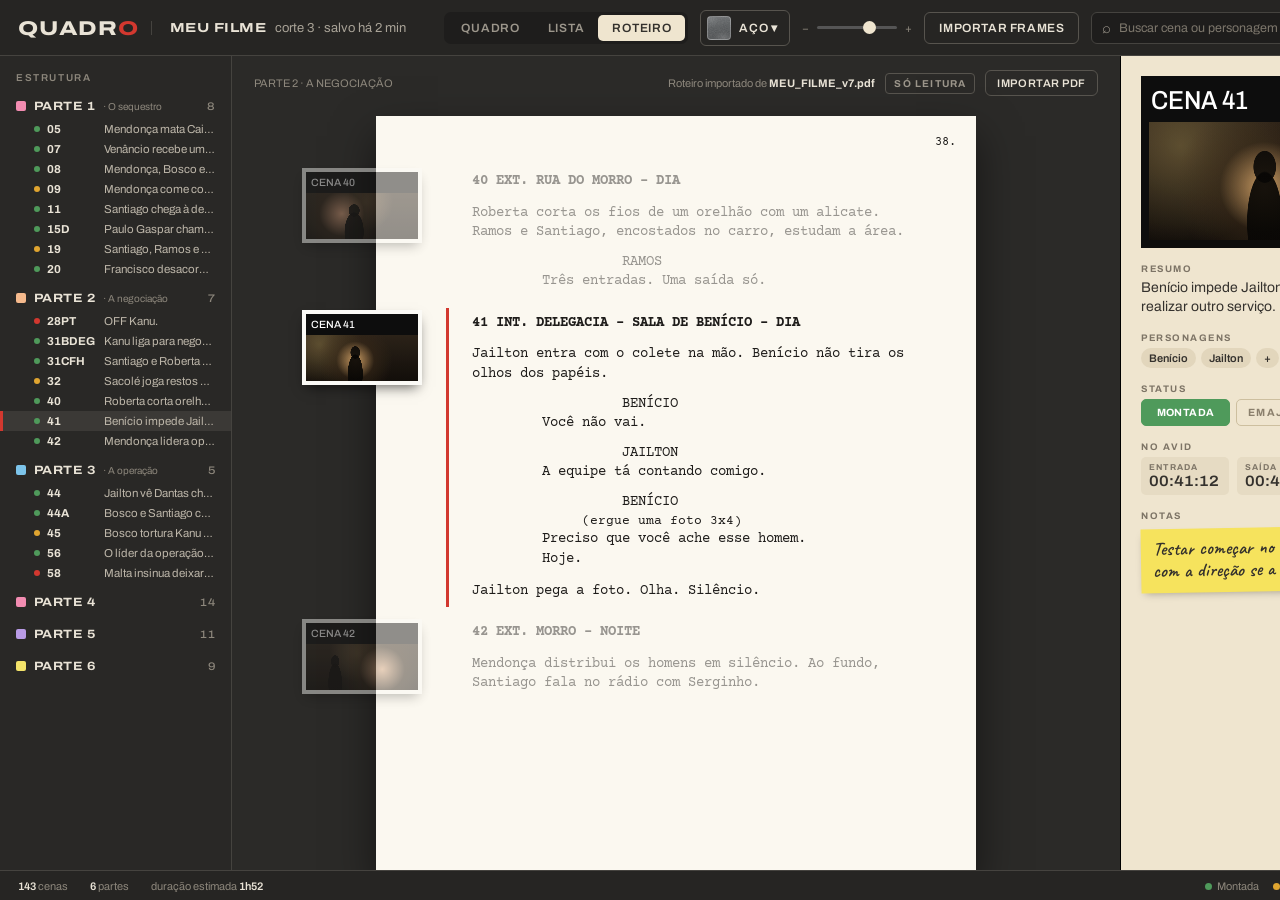
<file: docs/referencia-visual/roteiro.html>
<!doctype html><html><head><meta charset="utf-8"><style>
@font-face{font-family:Archivo;src:url(fontes/archivo-latin-wdth-normal.woff2) format("woff2");font-weight:100 900;font-stretch:62% 125%}
@font-face{font-family:Caveat;src:url(fontes/caveat-latin-600-normal.woff2)}
:root{--paper:#efe5cf;--ink:#34312d;--bg:#2e2d2b;--red:#d2382f;--line:#45433f}
*{box-sizing:border-box;margin:0;padding:0}
body{width:1440px;height:900px;background:var(--bg);font-family:Archivo;color:#e9e3d6;display:grid;grid-template-rows:56px 1fr 30px;grid-template-columns:232px 1fr 320px;overflow:hidden}
.top{grid-column:1/4;display:flex;align-items:center;gap:18px;padding:0 18px;border-bottom:1px solid var(--line);background:#262523}
.logo{font-stretch:125%;font-weight:800;font-size:20px;letter-spacing:.04em}
.logo span{color:var(--red)}
.proj{font-size:13px;color:#a9a397;border-left:1px solid var(--line);padding-left:18px}
.proj b{color:#e9e3d6;font-stretch:125%;font-weight:700;letter-spacing:.04em;margin-right:8px}
.seg{display:flex;margin-left:auto;background:#1e1d1c;border-radius:7px;padding:3px}
.seg div{padding:6px 14px;font-size:12px;font-weight:600;letter-spacing:.06em;color:#9c968b;border-radius:5px}
.seg .on{background:var(--paper);color:var(--ink)}
.btn{font-size:12px;font-weight:600;letter-spacing:.05em;padding:8px 14px;border-radius:6px;border:1px solid #57544e;color:#e9e3d6}
.btn.red{background:var(--red);border-color:var(--red);color:#fff}
.zoom{display:flex;align-items:center;gap:8px;font-size:11px;color:#8d877c}
.zoom i{display:block;width:80px;height:3px;background:#555;border-radius:2px;position:relative}
.zoom i:after{content:"";position:absolute;left:46px;top:-5px;width:13px;height:13px;border-radius:50%;background:var(--paper)}
/* outline */
.side{border-right:1px solid var(--line);padding:16px 0;overflow:hidden;background:#292826}
.side h3{font-size:10px;letter-spacing:.16em;color:#8d877c;padding:0 16px 10px;font-weight:600}
.op{margin-bottom:6px}
.oph{display:flex;align-items:center;gap:8px;padding:6px 16px;font-size:12px;font-weight:700;font-stretch:115%;letter-spacing:.04em}
.oph small{font-weight:400;color:#8d877c;font-stretch:100%;letter-spacing:0}
.oph em{margin-left:auto;font-style:normal;font-size:11px;color:#8d877c;font-weight:500}
.oph i{width:10px;height:10px;border-radius:2px}
.op ul{list-style:none}
.op li{display:flex;gap:7px;align-items:baseline;padding:4px 16px 4px 34px;font-size:11.5px;color:#bdb6a9;white-space:nowrap;overflow:hidden}
.op li i{width:6px;height:6px;border-radius:50%;flex:none;transform:translateY(-1px)}
.op li b{font-weight:700;color:#e9e3d6;min-width:50px}
.op li span{overflow:hidden;text-overflow:ellipsis}
.op li.on{background:#3b3936;box-shadow:inset 3px 0 var(--red)}
/* board */
.board{position:relative;overflow:hidden;padding:22px 24px;
 background:
  url("data:image/svg+xml;utf8,<svg xmlns='http://www.w3.org/2000/svg' width='300' height='300'><filter id='n'><feTurbulence type='fractalNoise' baseFrequency='.9' numOctaves='3' stitchTiles='stitch'/><feColorMatrix values='0 0 0 0 .5  0 0 0 0 .5  0 0 0 0 .5  0 0 0 .22 0'/></filter><rect width='300' height='300' filter='url(%23n)'/></svg>"),
  radial-gradient(ellipse 60% 40% at 70% 95%,rgba(255,255,255,.16),transparent 70%),
  radial-gradient(ellipse 50% 60% at 15% 10%,rgba(255,255,255,.08),transparent 70%),
  linear-gradient(170deg,#6d7072,#55585a 45%,#4a4c4e)}
body.cork .board{background:
  url("data:image/svg+xml;utf8,<svg xmlns='http://www.w3.org/2000/svg' width='200' height='200'><filter id='n'><feTurbulence type='fractalNoise' baseFrequency='.55' numOctaves='4'/><feColorMatrix values='0 0 0 0 .25  0 0 0 0 .15  0 0 0 0 .05  0 0 0 .55 0'/></filter><rect width='200' height='200' filter='url(%23n)'/></svg>"),
  linear-gradient(170deg,#b98a57,#a2743f)}
.row{display:flex;gap:16px;margin-bottom:26px}
.postit{flex:none;width:92px;height:88px;padding:8px 7px;color:#2b2722;box-shadow:0 6px 10px -4px rgba(0,0,0,.45);font-family:Caveat;line-height:1}
.postit b{display:block;font-size:19px;white-space:nowrap;font-weight:600}
.postit small{display:block;font-size:15px;margin-top:3px}
.postit em{display:block;font-size:13px;font-style:normal;opacity:.7;margin-top:5px}
.cards{display:flex;flex-wrap:wrap;gap:16px 14px;flex:1}
.card{position:relative;width:166px;background:#fbfaf6;padding:7px 7px 9px;box-shadow:0 1px 1px rgba(0,0,0,.25),0 8px 14px -6px rgba(0,0,0,.55)}
.card .hd{background:#0d0d0d;color:#fff;display:flex;align-items:flex-end;gap:6px;padding:4px 6px 3px;height:28px}
.card .hd b{font-size:13px;font-weight:500;font-stretch:90%;white-space:nowrap}
.card .hd span{font-size:6.6px;line-height:1.15;text-align:right;color:#cfcac0;flex:1;overflow:hidden;max-height:16px}
.card .fr{height:66px;filter:sepia(.25) contrast(1.05)}
.card .dot{position:absolute;right:9px;bottom:2px;width:6px;height:6px;border-radius:50%}
.card.sel{outline:3px solid var(--red);outline-offset:2px;z-index:2}
.card.sel{box-shadow:0 0 0 1px rgba(0,0,0,.2),0 18px 26px -8px rgba(0,0,0,.7)}
.mini{position:absolute;right:-12px;top:-12px;width:58px;height:46px;background:#f6e35d;font-family:Caveat;font-size:15px;line-height:1;padding:6px;color:#3a3220;box-shadow:0 4px 8px -3px rgba(0,0,0,.5)}
.ghost{width:166px;height:112px;border:2px dashed rgba(255,255,255,.35);display:grid;place-items:center;color:rgba(255,255,255,.6);font-size:12px;font-weight:600;letter-spacing:.06em}
/* inspector */
.insp{background:var(--paper);color:var(--ink);padding:20px 20px;overflow:hidden;border-left:1px solid #000}
.insp .big{background:#0d0d0d;padding:8px;}
.insp .big .hd{display:flex;justify-content:space-between;align-items:flex-end;color:#fff;padding:2px 2px 8px}
.insp .big .hd b{font-size:26px;font-weight:500;font-stretch:90%}
.insp .big .hd small{font-size:10px;color:#aaa;letter-spacing:.08em}
.insp .big .fr{height:118px;filter:sepia(.25)}
.lbl{font-size:9.5px;letter-spacing:.16em;font-weight:700;color:#7d7466;margin:16px 0 5px}
.val{font-size:14px;line-height:1.35}
.chips{display:flex;flex-wrap:wrap;gap:5px}
.chips span{font-size:11px;font-weight:600;background:#e2d6bc;padding:4px 8px;border-radius:20px}
.stat{display:flex;gap:6px}
.stat span{flex:1;text-align:center;font-size:10.5px;font-weight:700;letter-spacing:.04em;padding:7px 0;border:1.5px solid #cdbf9f;border-radius:5px;color:#8a7f6c}
.stat .on{background:#4f9a5b;border-color:#4f9a5b;color:#fff}
.tc{display:grid;grid-template-columns:1fr 1fr 1fr;gap:8px}
.tc div{background:#e6dbc3;border-radius:5px;padding:6px 8px}
.tc small{display:block;font-size:8.5px;letter-spacing:.14em;font-weight:700;color:#7d7466}
.tc b{font-size:15px;font-weight:600;font-stretch:110%;font-variant-numeric:tabular-nums}
.notes{font-family:Caveat;font-size:19px;line-height:1.15;background:#f6e35d;padding:10px 12px;transform:rotate(-1deg);box-shadow:0 4px 8px -4px rgba(0,0,0,.35);margin-top:6px}
.foot{grid-column:1/4;display:flex;gap:22px;align-items:center;padding:0 18px;font-size:11px;color:#8d877c;border-top:1px solid var(--line);background:#262523}
.foot b{color:#e9e3d6;font-weight:600}
.foot .lg{margin-left:auto;display:flex;gap:14px}
.foot .lg i{display:inline-block;width:7px;height:7px;border-radius:50%;margin-right:5px}
.m-aco{background:url("data:image/svg+xml;utf8,<svg xmlns='http://www.w3.org/2000/svg' width='300' height='300'><filter id='n'><feTurbulence type='fractalNoise' baseFrequency='.9' numOctaves='3' stitchTiles='stitch'/><feColorMatrix values='0 0 0 0 .5  0 0 0 0 .5  0 0 0 0 .5  0 0 0 .22 0'/></filter><rect width='300' height='300' filter='url(%23n)'/></svg>"),radial-gradient(ellipse 60% 40% at 70% 95%,rgba(255,255,255,.16),transparent 70%),radial-gradient(ellipse 50% 60% at 15% 10%,rgba(255,255,255,.08),transparent 70%),linear-gradient(170deg,#6d7072,#55585a 45%,#4a4c4e)!important}
.m-cork{background:url("data:image/svg+xml;utf8,<svg xmlns='http://www.w3.org/2000/svg' width='200' height='200'><filter id='n'><feTurbulence type='fractalNoise' baseFrequency='.55' numOctaves='4'/><feColorMatrix values='0 0 0 0 .25  0 0 0 0 .15  0 0 0 0 .05  0 0 0 .55 0'/></filter><rect width='200' height='200' filter='url(%23n)'/></svg>"),linear-gradient(170deg,#b98a57,#a2743f)!important}
.m-feltro{background:url("data:image/svg+xml;utf8,<svg xmlns='http://www.w3.org/2000/svg' width='200' height='200'><filter id='n'><feTurbulence type='fractalNoise' baseFrequency='1.6' numOctaves='2'/><feColorMatrix values='0 0 0 0 .9  0 0 0 0 .9  0 0 0 0 .9  0 0 0 .10 0'/></filter><rect width='200' height='200' filter='url(%23n)'/></svg>"),radial-gradient(ellipse 70% 60% at 40% 30%,rgba(255,255,255,.05),transparent),linear-gradient(170deg,#3e4c43,#323e37)!important}
.m-madeira{background:url("data:image/svg+xml;utf8,<svg xmlns='http://www.w3.org/2000/svg' width='600' height='300'><filter id='n'><feTurbulence type='fractalNoise' baseFrequency='.004 .09' numOctaves='4' seed='3'/><feColorMatrix values='0 0 0 0 .35  0 0 0 0 .2  0 0 0 0 .08  0 0 0 .55 0'/></filter><rect width='600' height='300' filter='url(%23n)'/></svg>"),linear-gradient(175deg,#caa171,#b98d5c)!important}
.m-lousa{background:url("data:image/svg+xml;utf8,<svg xmlns='http://www.w3.org/2000/svg' width='400' height='400'><filter id='n'><feTurbulence type='fractalNoise' baseFrequency='.012' numOctaves='3' seed='8'/><feColorMatrix values='0 0 0 0 1  0 0 0 0 1  0 0 0 0 1  0 0 0 .09 0'/></filter><rect width='400' height='400' filter='url(%23n)'/></svg>"),linear-gradient(170deg,#2f3532,#262b29)!important}
.m-liso{background:linear-gradient(170deg,#7b7772,#6e6a65)!important}
.matbtn{display:flex;align-items:center;gap:8px;font-size:12px;font-weight:600;letter-spacing:.05em;padding:5px 12px 5px 6px;border-radius:6px;border:1px solid #57544e}
.matbtn .sw{width:24px;height:24px;border-radius:4px;border:1px solid rgba(255,255,255,.25)}
.pop{position:absolute;top:62px;left:640px;z-index:20;background:#262523;border:1px solid #57544e;border-radius:10px;padding:14px;box-shadow:0 24px 50px rgba(0,0,0,.6);width:384px}
.pop h4{font-size:10px;letter-spacing:.16em;color:#8d877c;font-weight:600;margin-bottom:10px}
.pop .grid{display:grid;grid-template-columns:repeat(3,1fr);gap:10px}
.pop .t{font-size:11px;font-weight:600;letter-spacing:.04em;color:#cfc9bd}
.pop .t div{height:62px;border-radius:6px;margin-bottom:6px;border:1px solid rgba(255,255,255,.12);position:relative}
.pop .t div:after{content:"";position:absolute;left:14px;top:14px;width:46px;height:30px;background:#fbfaf6;box-shadow:0 4px 6px -2px rgba(0,0,0,.5);border-top:7px solid #0d0d0d;transform:rotate(-3deg)}
.pop .t.on div{outline:2px solid var(--red);outline-offset:2px}
.pop .t.on{color:#fff}
.pop .opt{display:flex;justify-content:space-between;align-items:center;margin-top:14px;padding-top:12px;border-top:1px solid #3d3b38;font-size:11.5px;color:#bdb6a9}
.tog{width:30px;height:17px;border-radius:9px;background:var(--red);position:relative}.tog:after{content:"";position:absolute;right:2px;top:2px;width:13px;height:13px;border-radius:50%;background:#fff}
.tog.off{background:#55524d}.tog.off:after{right:auto;left:2px}
.veil{position:absolute;inset:0;background:rgba(20,19,18,.62);z-index:15}
.modal{position:absolute;z-index:20;left:250px;top:110px;width:940px;background:var(--paper);color:var(--ink);border-radius:6px;box-shadow:0 30px 70px rgba(0,0,0,.7);padding:26px 28px}
.modal h2{font-stretch:125%;font-weight:800;font-size:22px;letter-spacing:.03em}
.modal .sub{font-size:13px;color:#6d6457;margin-top:4px}
.ways{display:grid;grid-template-columns:repeat(3,1fr);gap:14px;margin-top:20px}
.way{border:1.5px solid #cdbf9f;border-radius:6px;padding:16px;min-height:150px;position:relative}
.way.on{border-color:var(--ink);background:#f7f0de;box-shadow:inset 0 0 0 1.5px var(--ink)}
.way .n{font-stretch:125%;font-weight:800;font-size:28px;color:var(--red)}
.way b{display:block;font-stretch:120%;font-weight:700;font-size:14px;letter-spacing:.04em;margin:6px 0 6px}
.way p{font-size:12px;line-height:1.4;color:#5d5548}
.way .tag{position:absolute;right:12px;top:14px;font-size:9.5px;font-weight:700;letter-spacing:.12em;background:var(--ink);color:var(--paper);padding:3px 7px;border-radius:3px}
.cfg{display:grid;grid-template-columns:1.2fr 1fr;gap:26px;margin-top:20px;padding-top:18px;border-top:1.5px solid #ddd0b2}
.file{display:flex;align-items:center;gap:10px;background:#e6dbc3;border-radius:5px;padding:10px 12px;font-size:12.5px}
.file b{font-weight:700}
.file small{margin-left:auto;color:#7d7466}
.sl{margin-top:14px;font-size:11px;font-weight:700;letter-spacing:.12em;color:#7d7466}
.bar{height:4px;background:#d6c9ab;border-radius:2px;margin-top:10px;position:relative}
.bar i{position:absolute;left:0;top:0;bottom:0;width:62%;background:var(--ink);border-radius:2px}
.bar i:after{content:"";position:absolute;right:-7px;top:-5px;width:14px;height:14px;border-radius:50%;background:var(--ink)}
.rad{display:flex;gap:6px;margin-top:8px}
.rad span{font-size:11px;font-weight:700;padding:6px 10px;border:1.5px solid #cdbf9f;border-radius:5px;color:#7d7466}
.rad .on{background:var(--ink);border-color:var(--ink);color:var(--paper)}
.strip{display:grid;grid-template-columns:repeat(4,1fr);gap:6px}
.strip div{height:46px;border:3px solid #fff;border-top-width:7px;border-top-color:#0d0d0d;box-shadow:0 2px 4px rgba(0,0,0,.2)}
.found{font-stretch:125%;font-weight:800;font-size:38px;line-height:1}
.found small{display:block;font-size:11px;font-stretch:100%;font-weight:600;letter-spacing:.06em;color:#7d7466;margin-top:4px}
.act{display:flex;justify-content:flex-end;gap:10px;margin-top:22px}
.act span{font-size:12px;font-weight:700;letter-spacing:.06em;padding:10px 18px;border-radius:5px;border:1.5px solid #bdb092}
.act .go{background:var(--red);border-color:var(--red);color:#fff}
@font-face{font-family:Courier Prime;src:url(fontes/courier-prime-latin-400-normal.woff2)}
@font-face{font-family:Courier Prime;font-weight:700;src:url(fontes/courier-prime-latin-700-normal.woff2)}
.m-feltro{background:url("data:image/svg+xml;utf8,<svg xmlns='http://www.w3.org/2000/svg' width='240' height='240'><filter id='f'><feTurbulence type='fractalNoise' baseFrequency='2.2 .9' numOctaves='2' seed='4'/><feColorMatrix values='0 0 0 0 1  0 0 0 0 1  0 0 0 0 1  0 0 0 .5 -.15'/></filter><rect width='240' height='240' filter='url(%23f)'/></svg>"),url("data:image/svg+xml;utf8,<svg xmlns='http://www.w3.org/2000/svg' width='500' height='500'><filter id='b'><feTurbulence type='fractalNoise' baseFrequency='.018' numOctaves='3' seed='2'/><feColorMatrix values='0 0 0 0 0  0 0 0 0 0  0 0 0 0 0  0 0 0 .45 0'/></filter><rect width='500' height='500' filter='url(%23b)'/></svg>"),linear-gradient(170deg,#3d4656,#323a48)!important}
.m-kraft{background:url("data:image/svg+xml;utf8,<svg xmlns='http://www.w3.org/2000/svg' width='400' height='400'><filter id='k'><feTurbulence type='fractalNoise' baseFrequency='.9 .06' numOctaves='3' seed='5'/><feColorMatrix values='0 0 0 0 .35  0 0 0 0 .22  0 0 0 0 .1  0 0 0 .35 0'/></filter><filter id='s'><feTurbulence type='fractalNoise' baseFrequency='.8' numOctaves='1' seed='9'/><feColorMatrix values='0 0 0 0 .2  0 0 0 0 .12  0 0 0 0 .05  0 0 0 2.2 -1.35'/></filter><rect width='400' height='400' filter='url(%23k)'/><rect width='400' height='400' filter='url(%23s)'/></svg>"),radial-gradient(ellipse 80% 60% at 50% 40%,rgba(255,240,210,.12),transparent),linear-gradient(170deg,#d6b98d,#c9a877)!important}
.pop{width:500px;left:560px}.pop .grid{grid-template-columns:repeat(4,1fr)}
.pop .t div{height:56px}.pop .t div:after{left:12px;top:12px;width:40px;height:26px}
/* lista */
.list{background:#2b2a28;overflow:hidden;padding:18px 22px}
.lh{display:grid;grid-template-columns:118px 92px 1fr 150px 104px 64px;gap:14px;font-size:9.5px;letter-spacing:.16em;font-weight:700;color:#8d877c;padding:0 12px 8px;border-bottom:1px solid #45433f}
.lp{display:flex;align-items:center;gap:10px;margin:16px 0 6px;font-stretch:120%;font-weight:800;font-size:13px;letter-spacing:.05em}
.lp i{width:16px;height:16px;border-radius:2px;transform:rotate(-4deg)}
.lp small{font-stretch:100%;font-weight:400;color:#8d877c;letter-spacing:0;font-size:12px}
.lp em{margin-left:auto;font-style:normal;font-size:11px;color:#8d877c;font-weight:500;letter-spacing:0}
.lr{display:grid;grid-template-columns:118px 92px 1fr 150px 104px 64px;gap:14px;align-items:center;padding:6px 12px;border-radius:4px;font-size:12.5px;color:#d8d2c5}
.lr:nth-child(even){background:#302f2c}
.lr.on{background:#3d3a36;box-shadow:inset 3px 0 var(--red)}
.th{height:50px;background:#fbfaf6;padding:3px}
.th div{height:100%;border-top:7px solid #0d0d0d;filter:sepia(.25)}
.lr .n{font-stretch:110%;font-weight:700;font-size:14px;color:#fff}
.lr .ch{display:flex;gap:4px;flex-wrap:wrap}.lr .ch span{font-size:10.5px;background:#45423d;padding:2px 7px;border-radius:10px;color:#d8d2c5}
.pill{font-size:10px;font-weight:700;letter-spacing:.05em;padding:4px 8px;border-radius:4px;color:#fff;justify-self:start}
.lr .du{font-variant-numeric:tabular-nums;font-stretch:110%;font-weight:600;text-align:right}
.drag{color:#6b665e;font-size:14px;letter-spacing:-2px}
/* roteiro */
.script{background:#2b2a28;overflow:hidden;position:relative;display:flex;justify-content:center;padding-top:26px}
.stb{position:absolute;top:14px;left:22px;right:22px;display:flex;align-items:center;gap:10px;font-size:11px;color:#8d877c}
.stb .btn{padding:6px 11px;font-size:11px}
.sheet{width:600px;background:#fbf8f0;color:#1e1c1a;font-family:'Courier Prime';font-size:13.5px;line-height:1.45;padding:56px 70px 40px 96px;box-shadow:0 20px 40px rgba(0,0,0,.5);margin-top:34px;position:relative}
.sc{position:relative;margin-bottom:22px}
.sc.on:before{content:"";position:absolute;left:-26px;top:-6px;bottom:-6px;width:3px;background:var(--red)}
.sc.dim{opacity:.45}
.sh{font-weight:700;text-transform:uppercase;margin-bottom:12px}
.mc{position:absolute;left:-170px;top:-4px;width:120px;background:#fbfaf6;padding:4px;box-shadow:0 6px 12px -4px rgba(0,0,0,.6);font-family:Archivo}
.mc b{display:block;background:#0d0d0d;color:#fff;font-size:10.5px;font-weight:500;padding:3px 5px}
.mc div{height:46px;filter:sepia(.25)}
.ch2{margin-left:150px;margin-top:10px}
.par{margin-left:110px;font-size:12.5px}
.dl{margin-left:70px;margin-right:60px}
.pg{position:absolute;right:20px;top:18px;font-size:12px}
.lh,.lr{grid-template-columns:18px 118px 92px 1fr 150px 104px 54px!important}
.hd2{color:#6b665e;font-size:15px;letter-spacing:-3px;cursor:grab}
.lp{font-family:Caveat;font-stretch:100%;font-weight:600;font-size:21px;letter-spacing:0;color:#2b2722;display:inline-flex;padding:6px 14px 6px 10px;box-shadow:0 5px 9px -4px rgba(0,0,0,.5);margin:18px 0 8px}
.lp small{color:#2b2722aa;font-size:17px;font-weight:400}
.lp .hd2{color:#2b272288;font-family:Archivo;margin-right:2px}
.lpw{display:flex;align-items:center}
.lpw em{margin-left:auto;font-style:normal;font-size:11px;color:#8d877c}
.lr{position:relative}
.nt{position:absolute;right:-6px;top:4px;width:44px;height:30px;background:#f6e35d;font-family:Caveat;font-size:12px;line-height:1;padding:4px;color:#3a3220;box-shadow:0 3px 6px -2px rgba(0,0,0,.5);transform:rotate(4deg)}
.lr.ghost2{opacity:.25}
.lr.lift{position:absolute;z-index:9;width:820px;left:46px;background:#45423d;box-shadow:0 22px 40px -8px rgba(0,0,0,.75);transform:rotate(-1.2deg);outline:1px solid #6a665f}
.ins{height:3px;background:var(--red);border-radius:2px;margin:3px 0;position:relative}
.ins:before{content:"";position:absolute;left:-5px;top:-4px;width:11px;height:11px;border-radius:50%;background:var(--red)}
.tipd{position:absolute;z-index:10;left:520px;font-size:11px;font-weight:700;letter-spacing:.06em;background:var(--red);color:#fff;padding:5px 9px;border-radius:4px}
.ro{font-size:10px;font-weight:700;letter-spacing:.12em;border:1px solid #57544e;color:#9c968b;padding:4px 8px;border-radius:4px}
.lh,.lr{grid-template-columns:18px 118px 92px 1fr 150px 104px 54px!important}
.hd2{color:#6b665e;font-size:15px;letter-spacing:-3px;cursor:grab}
.lp{font-family:Caveat;font-stretch:100%;font-weight:600;font-size:21px;letter-spacing:0;color:#2b2722;display:inline-flex;padding:6px 14px 6px 10px;box-shadow:0 5px 9px -4px rgba(0,0,0,.5);margin:18px 0 8px}
.lp small{color:#2b2722aa;font-size:17px;font-weight:400}
.lp .hd2{color:#2b272288;font-family:Archivo;margin-right:2px}
.lpw{display:flex;align-items:center}
.lpw em{margin-left:auto;font-style:normal;font-size:11px;color:#8d877c}
.lr{position:relative}
.nt{position:absolute;right:-6px;top:4px;width:44px;height:30px;background:#f6e35d;font-family:Caveat;font-size:12px;line-height:1;padding:4px;color:#3a3220;box-shadow:0 3px 6px -2px rgba(0,0,0,.5);transform:rotate(4deg)}
.lr.ghost2{opacity:.25}
.lr.lift{position:absolute;z-index:9;width:820px;left:46px;background:#45423d;box-shadow:0 22px 40px -8px rgba(0,0,0,.75);transform:rotate(-1.2deg);outline:1px solid #6a665f}
.ins{height:3px;background:var(--red);border-radius:2px;margin:3px 0;position:relative}
.ins:before{content:"";position:absolute;left:-5px;top:-4px;width:11px;height:11px;border-radius:50%;background:var(--red)}
.tipd{position:absolute;z-index:10;left:520px;font-size:11px;font-weight:700;letter-spacing:.06em;background:var(--red);color:#fff;padding:5px 9px;border-radius:4px}
.ro{font-size:10px;font-weight:700;letter-spacing:.12em;border:1px solid #57544e;color:#9c968b;padding:4px 8px;border-radius:4px}
.lh,.lr{grid-template-columns:18px 118px 92px 1fr 150px 104px 54px!important}
.hd2{color:#6b665e;font-size:15px;letter-spacing:-3px;cursor:grab}
.lp{font-family:Caveat;font-stretch:100%;font-weight:600;font-size:21px;letter-spacing:0;color:#2b2722;display:inline-flex;padding:6px 14px 6px 10px;box-shadow:0 5px 9px -4px rgba(0,0,0,.5);margin:18px 0 8px}
.lp small{color:#2b2722aa;font-size:17px;font-weight:400}
.lp .hd2{color:#2b272288;font-family:Archivo;margin-right:2px}
.lpw{display:flex;align-items:center}
.lpw em{margin-left:auto;font-style:normal;font-size:11px;color:#8d877c}
.lr{position:relative}
.nt{position:absolute;right:-20px;top:-8px;width:44px;height:30px;background:#f6e35d;font-family:Caveat;font-size:12px;line-height:1;padding:4px;color:#3a3220;box-shadow:0 3px 6px -2px rgba(0,0,0,.5);transform:rotate(4deg)}
.lr.ghost2{opacity:.25}
.lr.lift{position:absolute;z-index:9;width:820px;left:46px;background:#45423d;box-shadow:0 22px 40px -8px rgba(0,0,0,.75);transform:rotate(-1.2deg);outline:1px solid #6a665f}
.ins{height:3px;background:var(--red);border-radius:2px;margin:3px 0;position:relative}
.ins:before{content:"";position:absolute;left:-5px;top:-4px;width:11px;height:11px;border-radius:50%;background:var(--red)}
.tipd{position:absolute;z-index:10;right:30px;font-size:11px;font-weight:700;letter-spacing:.06em;background:var(--red);color:#fff;padding:5px 9px;border-radius:4px}
.ro{font-size:10px;font-weight:700;letter-spacing:.12em;border:1px solid #57544e;color:#9c968b;padding:4px 8px;border-radius:4px}
.add{width:44px;height:112px;border:2px dashed rgba(255,255,255,.4);border-radius:3px;display:grid;place-items:center;color:rgba(255,255,255,.75);font-size:26px;font-weight:300;align-self:center}
.add.hov{background:rgba(255,255,255,.12)}
.addp{width:92px;height:70px;border:2px dashed rgba(255,255,255,.4);display:grid;place-items:center;font-family:Caveat;font-size:20px;color:rgba(255,255,255,.8);transform:rotate(-2deg)}
.search{display:flex;align-items:center;gap:8px;width:250px;background:#1e1d1c;border:1px solid #45433f;border-radius:6px;padding:7px 10px;font-size:12.5px;color:#7d776c}
.search span{font-size:15px;color:#9c968b}.search kbd{margin-left:auto;font-family:Archivo;font-size:10px;border:1px solid #45433f;border-radius:3px;padding:1px 5px}
.search.on{border-color:var(--paper);color:#fff}.search.on span{color:var(--paper)}
.card.miss{opacity:.22;filter:grayscale(1)}
.card.hit{box-shadow:0 0 0 3px #f6e35d,0 10px 18px -6px rgba(0,0,0,.6)}
.card.sel.hit{box-shadow:0 0 0 3px #f6e35d,0 18px 26px -8px rgba(0,0,0,.7)}
.op li.miss{opacity:.3}
.sdrop{position:absolute;z-index:20;top:62px;right:180px;width:420px;background:#262523;border:1px solid #57544e;border-radius:10px;padding:14px 16px;box-shadow:0 24px 50px rgba(0,0,0,.6);font-size:12px;color:#cfc9bd}
.sdrop h4{font-size:9.5px;letter-spacing:.16em;color:#8d877c;font-weight:600;margin:12px 0 7px}
.sdrop h4:first-child{margin-top:0}
.fc{display:flex;flex-wrap:wrap;gap:6px}.fc span{font-size:11px;font-weight:600;padding:5px 10px;border-radius:14px;border:1px solid #57544e}
.fc .on{background:var(--paper);color:var(--ink);border-color:var(--paper)}
.fc i{display:inline-block;width:7px;height:7px;border-radius:50%;margin-right:6px}
.res{display:flex;justify-content:space-between;align-items:center;margin-top:14px;padding-top:12px;border-top:1px solid #3d3b38}
.res b{font-stretch:125%;font-weight:800;font-size:20px;color:#fff}
.res em{font-style:normal;font-size:11px;color:#8d877c}
.tipadd{position:absolute;z-index:10;font-size:11px;font-weight:700;letter-spacing:.05em;background:var(--paper);color:var(--ink);padding:5px 9px;border-radius:4px;box-shadow:0 6px 12px rgba(0,0,0,.4)}
.top>*{flex-shrink:0;white-space:nowrap}.proj{flex-shrink:1;overflow:hidden;text-overflow:ellipsis}.top{gap:12px}.search{width:240px;overflow:hidden}
.card{width:156px!important}.cards{gap:16px 12px!important}.add{width:40px}
.lh,.lr{grid-template-columns:18px 118px 92px 1fr 150px 104px 54px!important}
.hd2{color:#6b665e;font-size:15px;letter-spacing:-3px;cursor:grab}
.lp{font-family:Caveat;font-stretch:100%;font-weight:600;font-size:21px;letter-spacing:0;color:#2b2722;display:inline-flex;padding:6px 14px 6px 10px;box-shadow:0 5px 9px -4px rgba(0,0,0,.5);margin:18px 0 8px}
.lp small{color:#2b2722aa;font-size:17px;font-weight:400}
.lp .hd2{color:#2b272288;font-family:Archivo;margin-right:2px}
.lpw{display:flex;align-items:center}
.lpw em{margin-left:auto;font-style:normal;font-size:11px;color:#8d877c}
.lr{position:relative}
.nt{position:absolute;right:-20px;top:-8px;width:44px;height:30px;background:#f6e35d;font-family:Caveat;font-size:12px;line-height:1;padding:4px;color:#3a3220;box-shadow:0 3px 6px -2px rgba(0,0,0,.5);transform:rotate(4deg)}
.lr.ghost2{opacity:.25}
.lr.lift{position:absolute;z-index:9;width:820px;left:46px;background:#45423d;box-shadow:0 22px 40px -8px rgba(0,0,0,.75);transform:rotate(-1.2deg);outline:1px solid #6a665f}
.ins{height:3px;background:var(--red);border-radius:2px;margin:3px 0;position:relative}
.ins:before{content:"";position:absolute;left:-5px;top:-4px;width:11px;height:11px;border-radius:50%;background:var(--red)}
.tipd{position:absolute;z-index:10;right:30px;font-size:11px;font-weight:700;letter-spacing:.06em;background:var(--red);color:#fff;padding:5px 9px;border-radius:4px}
.ro{font-size:10px;font-weight:700;letter-spacing:.12em;border:1px solid #57544e;color:#9c968b;padding:4px 8px;border-radius:4px}
</style></head><body style="position:relative">
<header class="top">
 <div class="logo">QUADR<span>O</span></div>
 <div class="proj"><b>MEU FILME</b>corte 3 · salvo há 2 min</div>
 <div class="seg"><div>QUADRO</div><div>LISTA</div><div class="on">ROTEIRO</div></div>
 <div class="matbtn"><i class="sw m-aco"></i>AÇO ▾</div>
 <div class="zoom">−<i></i>+</div>
 <div class="btn">IMPORTAR FRAMES</div>
 <div class="search"><span>⌕</span>Buscar cena ou personagem<kbd>⌘F</kbd></div>
 <div class="btn red">+ CENA</div>
</header>
<aside class="side"><h3>ESTRUTURA</h3><div class="op"><div class="oph"><i style="background:#f28cb1"></i>PARTE 1 <small>· O sequestro</small><em>8</em></div><ul><li class=""><i style="background:#4f9a5b"></i><b>05</b><span>Mendonça mata Caio Capeta. Policiais acham cativeiro.</span></li><li class=""><i style="background:#4f9a5b"></i><b>07</b><span>Venâncio recebe um telefonema.</span></li><li class=""><i style="background:#4f9a5b"></i><b>08</b><span>Mendonça, Bosco e policiais encontram uma vala.</span></li><li class=""><i style="background:#e0a530"></i><b>09</b><span>Mendonça come com Francisco no hospital.</span></li><li class=""><i style="background:#4f9a5b"></i><b>11</b><span>Santiago chega à delegacia.</span></li><li class=""><i style="background:#4f9a5b"></i><b>15D</b><span>Paulo Gaspar chama Santiago para trabalhar na DAAS.</span></li><li class=""><i style="background:#e0a530"></i><b>19</b><span>Santiago, Ramos e Roberta falam da proposta de Gaspar.</span></li><li class=""><i style="background:#4f9a5b"></i><b>20</b><span>Francisco desacordado, aparenta melhora.</span></li></ul></div><div class="op"><div class="oph"><i style="background:#f5b98c"></i>PARTE 2 <small>· A negociação</small><em>7</em></div><ul><li class=""><i style="background:#d2382f"></i><b>28PT</b><span>OFF Kanu.</span></li><li class=""><i style="background:#4f9a5b"></i><b>31BDEG</b><span>Kanu liga para negociar sequestro.</span></li><li class=""><i style="background:#4f9a5b"></i><b>31CFH</b><span>Santiago e Roberta encontram Kanu.</span></li><li class=""><i style="background:#e0a530"></i><b>32</b><span>Sacolé joga restos de quentinha no chão para Camila.</span></li><li class=""><i style="background:#4f9a5b"></i><b>40</b><span>Roberta corta orelhões com alicate.</span></li><li class="on"><i style="background:#4f9a5b"></i><b>41</b><span>Benício impede Jailton ir na operação para realizar outro serviço.</span></li><li class=""><i style="background:#4f9a5b"></i><b>42</b><span>Mendonça lidera operação. Santiago negocia com Serginho.</span></li></ul></div><div class="op"><div class="oph"><i style="background:#7cc4ea"></i>PARTE 3 <small>· A operação</small><em>5</em></div><ul><li class=""><i style="background:#4f9a5b"></i><b>44</b><span>Jailton vê Dantas chegar.</span></li><li class=""><i style="background:#4f9a5b"></i><b>44A</b><span>Bosco e Santiago conduzem Kanu.</span></li><li class=""><i style="background:#e0a530"></i><b>45</b><span>Bosco tortura Kanu e é observado por Santiago.</span></li><li class=""><i style="background:#4f9a5b"></i><b>56</b><span>O líder da operação no cativeiro é Dantas.</span></li><li class=""><i style="background:#d2382f"></i><b>58</b><span>Malta insinua deixar Benício liderar a operação.</span></li></ul></div><div class="op closed"><div class="oph"><i style="background:#f28cb1"></i>PARTE 4<em>14</em></div></div><div class="op closed"><div class="oph"><i style="background:#b99be6"></i>PARTE 5<em>11</em></div></div><div class="op closed"><div class="oph"><i style="background:#f3e36a"></i>PARTE 6<em>9</em></div></div></aside>
<main class="script"><div class="stb"><span>PARTE 2 · A NEGOCIAÇÃO</span><span style="margin-left:auto">Roteiro importado de <b style="color:#e9e3d6">MEU_FILME_v7.pdf</b></span><span class="ro">SÓ LEITURA</span><span class="btn">IMPORTAR PDF</span></div>
<div class="sheet"><span class="pg">38.</span>
<div class="sc dim"><div class="mc"><b>CENA 40</b><div style="background:radial-gradient(ellipse 14% 70% at 43% 85%, rgba(8,6,4,.92) 60%, transparent 62%),radial-gradient(ellipse 8% 22% at 43% 38%, rgba(10,8,6,.9) 60%, transparent 63%),radial-gradient(circle at 32% 45%, hsl(20,55%,63%) 0%, rgba(60,40,20,.5) 28%, transparent 55%),radial-gradient(circle at 53% 20%, hsla(30,40%,40%,.5) 0%, transparent 40%),linear-gradient(180deg,#2a2016,#120d09)"></div></div><div class="sh">40 EXT. RUA DO MORRO – DIA</div>
<p>Roberta corta os fios de um orelhão com um alicate. Ramos e Santiago, encostados no carro, estudam a área.</p>
<div class="ch2">RAMOS</div><div class="dl">Três entradas. Uma saída só.</div></div>
<div class="sc on"><div class="mc"><b>CENA 41</b><div style="background:radial-gradient(ellipse 11% 70% at 44% 85%, rgba(8,6,4,.92) 60%, transparent 62%),radial-gradient(ellipse 7% 22% at 44% 38%, rgba(10,8,6,.9) 60%, transparent 63%),radial-gradient(circle at 44% 55%, hsl(32,52%,56%) 0%, rgba(60,40,20,.5) 28%, transparent 55%),radial-gradient(circle at 12% 20%, hsla(42,40%,40%,.5) 0%, transparent 40%),linear-gradient(180deg,#2a2016,#120d09)"></div></div><div class="sh">41 INT. DELEGACIA – SALA DE BENÍCIO – DIA</div>
<p>Jailton entra com o colete na mão. Benício não tira os olhos dos papéis.</p>
<div class="ch2">BENÍCIO</div><div class="dl">Você não vai.</div>
<div class="ch2">JAILTON</div><div class="dl">A equipe tá contando comigo.</div>
<div class="ch2">BENÍCIO</div><div class="par">(ergue uma foto 3x4)</div><div class="dl">Preciso que você ache esse homem. Hoje.</div>
<p style="margin-top:12px">Jailton pega a foto. Olha. Silêncio.</p></div>
<div class="sc dim"><div class="mc"><b>CENA 42</b><div style="background:radial-gradient(ellipse 10% 70% at 26% 85%, rgba(8,6,4,.92) 60%, transparent 62%),radial-gradient(ellipse 6% 22% at 26% 38%, rgba(10,8,6,.9) 60%, transparent 63%),radial-gradient(circle at 68% 55%, hsl(24,48%,62%) 0%, rgba(60,40,20,.5) 28%, transparent 55%),radial-gradient(circle at 46% 20%, hsla(34,40%,40%,.5) 0%, transparent 40%),linear-gradient(180deg,#2a2016,#120d09)"></div></div><div class="sh">42 EXT. MORRO – NOITE</div>
<p>Mendonça distribui os homens em silêncio. Ao fundo, Santiago fala no rádio com Serginho.</p></div>
</div></main>
<aside class="insp">
 <div class="big"><div class="hd"><b>CENA 41</b><small>PARTE 2 · 6/7</small></div><div class="fr" style="background:radial-gradient(ellipse 11% 70% at 44% 85%, rgba(8,6,4,.92) 60%, transparent 62%),radial-gradient(ellipse 7% 22% at 44% 38%, rgba(10,8,6,.9) 60%, transparent 63%),radial-gradient(circle at 44% 55%, hsl(32,52%,56%) 0%, rgba(60,40,20,.5) 28%, transparent 55%),radial-gradient(circle at 12% 20%, hsla(42,40%,40%,.5) 0%, transparent 40%),linear-gradient(180deg,#2a2016,#120d09)"></div></div>
 <div class="lbl">RESUMO</div>
 <div class="val">Benício impede Jailton ir na operação para realizar outro serviço.</div>
 <div class="lbl">PERSONAGENS</div>
 <div class="chips"><span>Benício</span><span>Jailton</span><span>+</span></div>
 <div class="lbl">STATUS</div>
 <div class="stat"><span class="on">MONTADA</span><span>EM AJUSTE</span><span>FALTA</span></div>
 <div class="lbl">NO AVID</div>
 <div class="tc"><div><small>ENTRADA</small><b>00:41:12</b></div><div><small>SAÍDA</small><b>00:42:54</b></div><div><small>DURAÇÃO</small><b>1:42</b></div></div>
 <div class="lbl">NOTAS</div>
 <div class="notes">Testar começar no close do Jailton. Ver com a direção se a foto aparece antes.</div>
</aside>
<footer class="foot"><span><b>143</b> cenas</span><span><b>6</b> partes</span><span>duração estimada <b>1h52</b></span>
 <span class="lg"><span><i style="background:#4f9a5b"></i>Montada</span><span><i style="background:#e0a530"></i>Em ajuste</span><span><i style="background:#d2382f"></i>Falta material</span></span></footer>
</body></html>
</file>
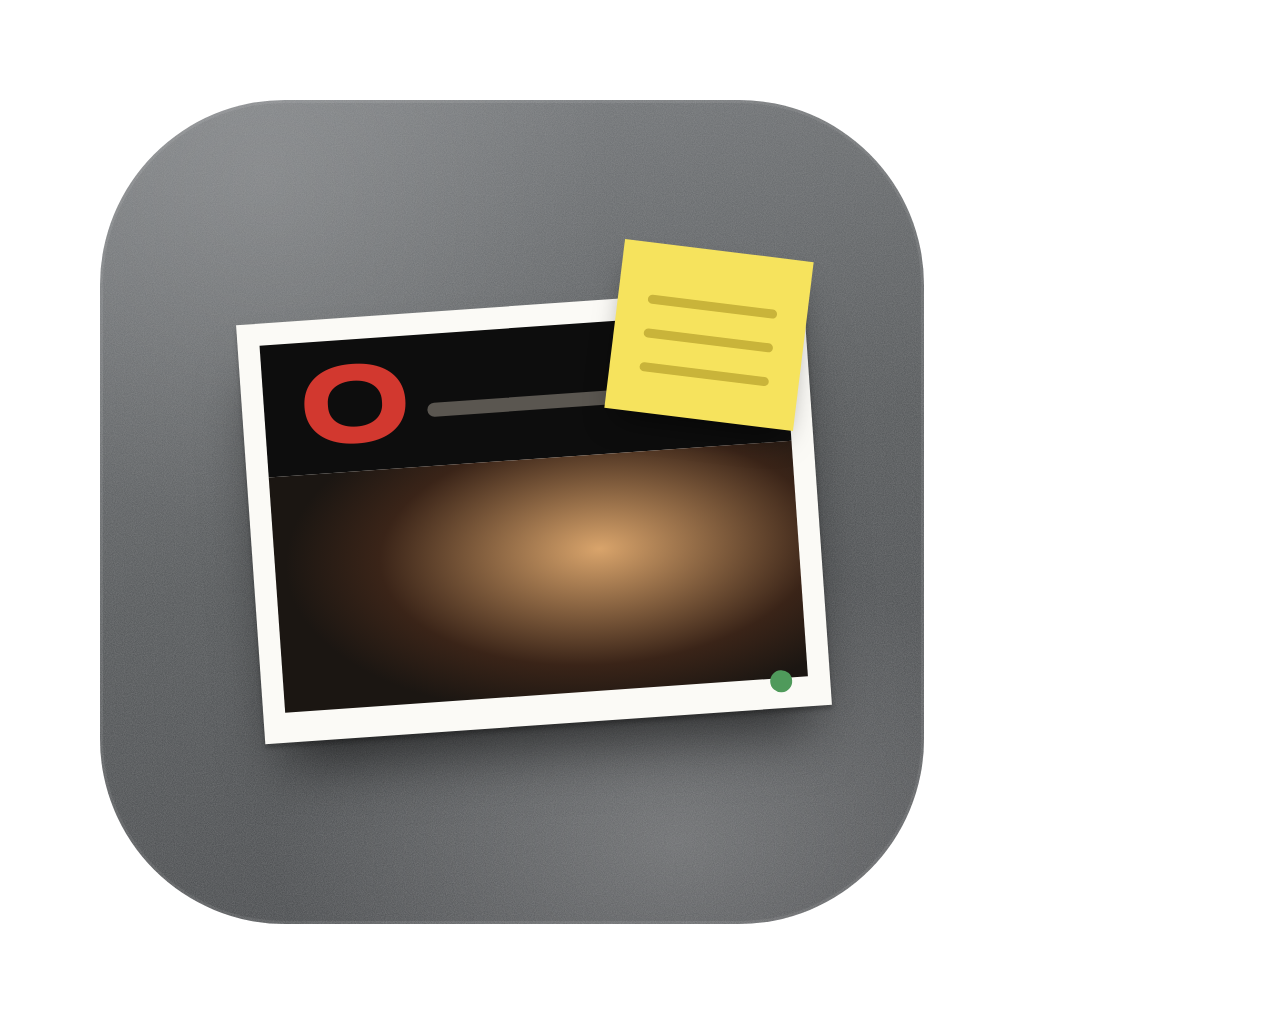
<file: app/icons/fonte/icone.html>
<!doctype html><html><head><meta charset="utf-8"><style>
@font-face{font-family:Archivo;src:url(archivo-latin-wdth-normal.woff2);font-weight:100 900;font-stretch:62% 125%}
@font-face{font-family:Caveat;src:url(caveat-latin-600-normal.woff2)}
html,body{margin:0;width:1024px;height:1024px;background:transparent;overflow:hidden}
.q{position:absolute;left:100px;top:100px;width:824px;height:824px;border-radius:185px;overflow:hidden;
 background:url("data:image/svg+xml;utf8,<svg xmlns='http://www.w3.org/2000/svg' width='300' height='300'><filter id='n'><feTurbulence type='fractalNoise' baseFrequency='.9' numOctaves='3' stitchTiles='stitch'/><feColorMatrix values='0 0 0 0 .5  0 0 0 0 .5  0 0 0 0 .5  0 0 0 .28 0'/></filter><rect width='300' height='300' filter='url(%23n)'/></svg>"),radial-gradient(ellipse 70% 50% at 70% 90%,rgba(255,255,255,.2),transparent 70%),radial-gradient(ellipse 60% 60% at 20% 10%,rgba(255,255,255,.12),transparent 70%),linear-gradient(165deg,#7a7d80,#55585a 50%,#45474a);
 box-shadow:inset 0 0 0 3px rgba(255,255,255,.08)}
.c{position:absolute;left:150px;top:205px;width:524px;background:#fbfaf6;padding:22px 22px 30px;transform:rotate(-4deg);box-shadow:0 4px 4px rgba(0,0,0,.25),0 40px 60px -20px rgba(0,0,0,.6)}
.h{background:#0d0d0d;height:132px;display:flex;align-items:center;padding:0 34px;gap:16px}
.h b{font-family:Archivo;font-stretch:125%;font-weight:800;font-size:112px;color:#d2382f;line-height:1}
.h i{flex:1;height:14px;background:#5a5650;border-radius:7px;margin-top:20px}
.f{height:236px;background:radial-gradient(ellipse 60% 70% at 62% 40%,#d9a46b,#3a2418 70%,#1b1612)}
.p{position:absolute;right:120px;top:150px;width:190px;height:170px;background:#f6e35d;transform:rotate(7deg);box-shadow:0 18px 30px -12px rgba(0,0,0,.55)}
.p:before{content:"";position:absolute;left:30px;right:30px;top:52px;height:9px;border-radius:5px;background:#c9b43a;box-shadow:0 34px 0 #c9b43a,0 68px 0 #c9b43a}
.d{position:absolute;right:38px;bottom:16px;width:22px;height:22px;border-radius:50%;background:#4f9a5b}
</style></head><body><div class="q"><div class="c"><div class="h"><b>O</b><i></i></div><div class="f"></div><i class="d"></i></div><div class="p"></div></div></body></html>
</file>
